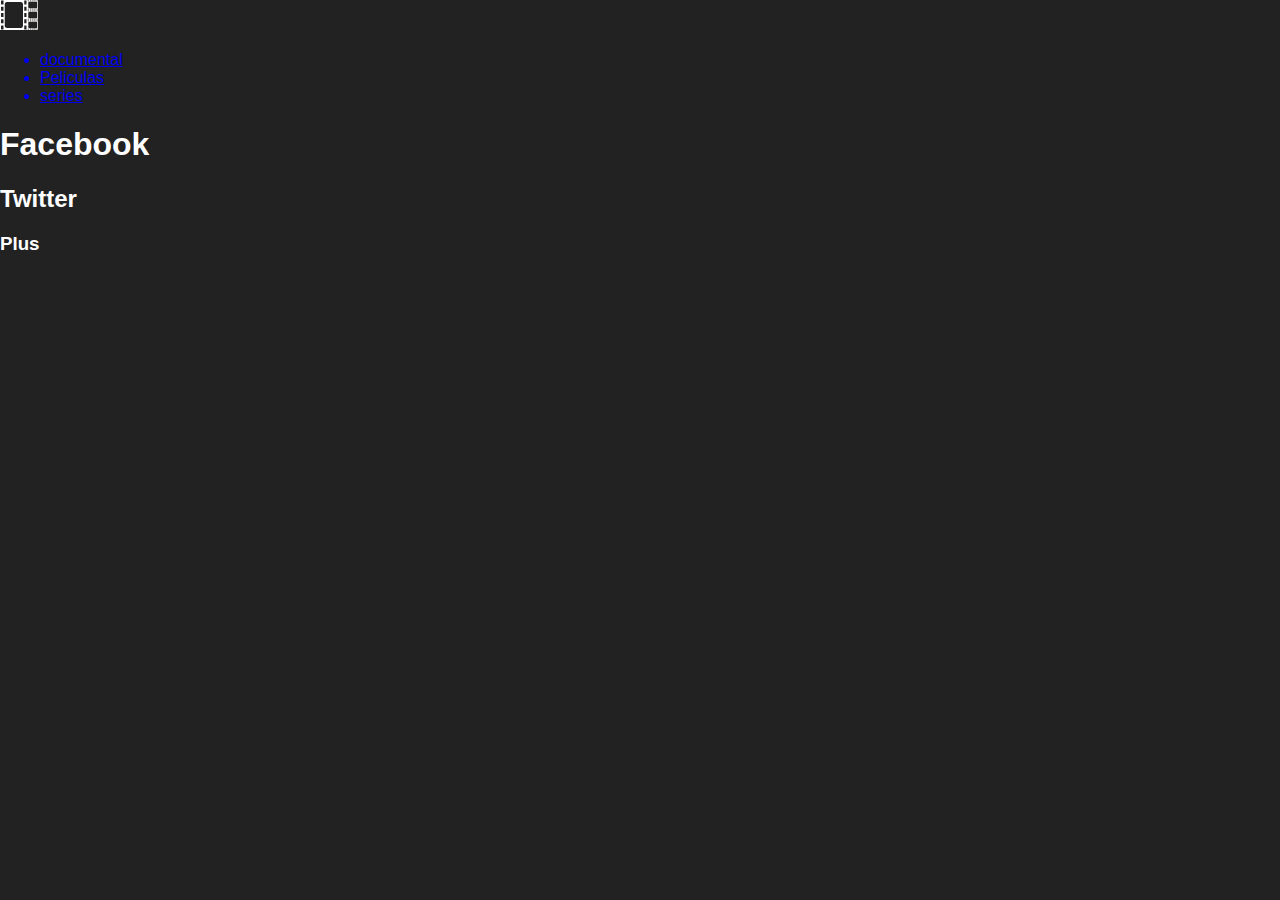
<file: MP08_UF1_E01_Examen_AguilarA/index.html>
<!DOCTYPE html>
<html lang="en">
<head>
    <meta charset="UTF-8">
    <meta name="viewport" content="width=device-width, initial-scale=1.0">
    <title>Pelis</title>
    <link rel="stylesheet" href="style.css">
</head>
<body>
    <header>  
        <div class="contenidor"></div>
            <div class="logo"> <img src="imatges/logo.png" alt=""></div>
            <div class="apartats">
                <ul>
                    <a href="#documentals"><li>documental </li></a>
                    <a href="#peliculas"><li>Peliculas </li></a>
                    <a href="#series"><li>series </li></a>
                </ul>
           </div>
           <div class="redes">
                <h1>Facebook</h1>
                <h2> Twitter</h2>
                <h3>Plus</h3>
           </div>
        </div>
    </header>

    <nav></nav>
</body>
</html>
</file>
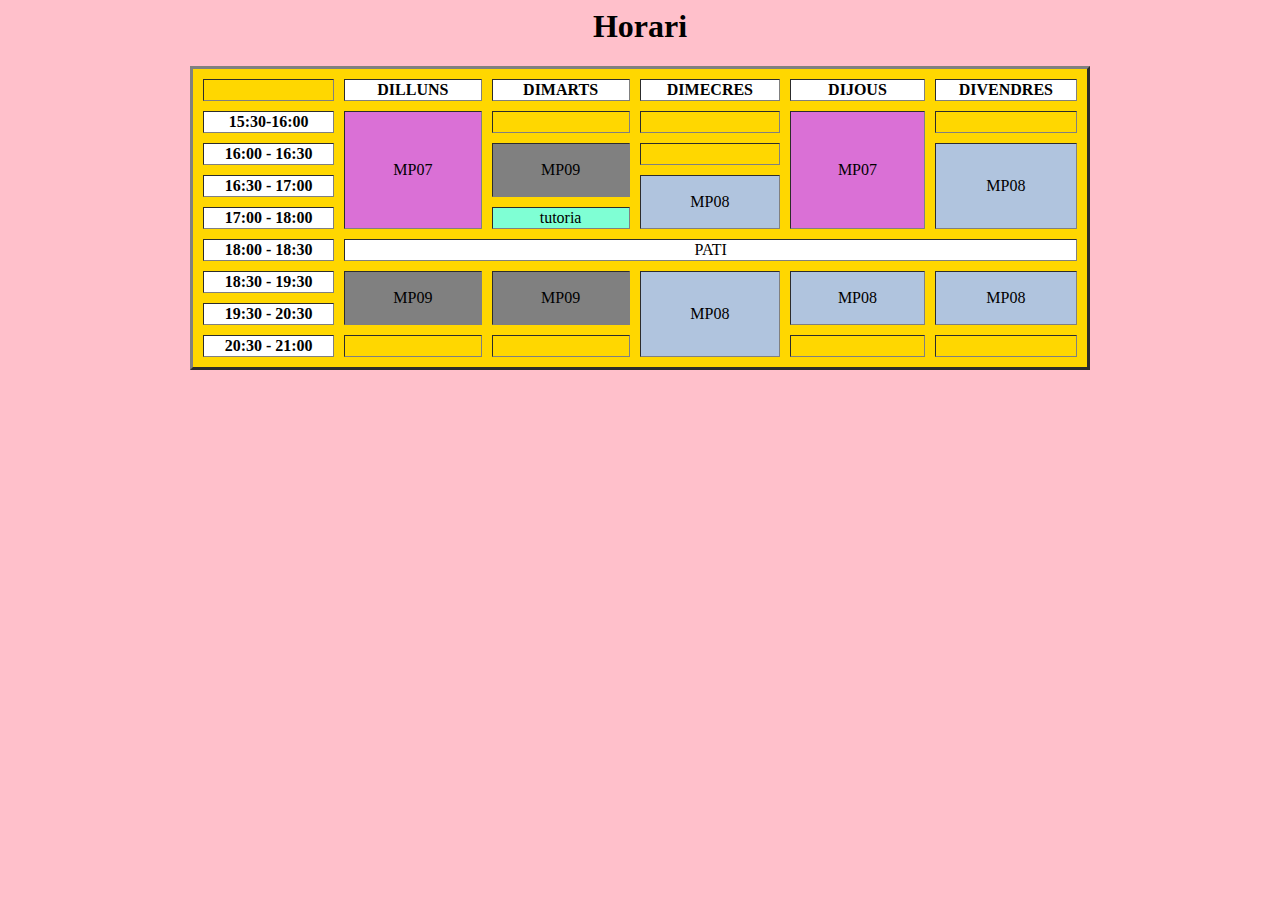
<file: MP08UF1002_aguilarA_calendari/index.html>
<html>
    <head>
        <title>calendari</title>
    </head>

    <body bgcolor="pink">
        <h1 font-color="gold" align="center">Horari</h1>
        </body>

    <body bgcolor="pink">
        <table border="3" cellspacing="10" align ="center" bgcolor="gold" width="900px">
            <tr bgcolor="white" align="center">
                <td  bgcolor="gold"</td>
                <th width="150">DILLUNS</th>
                <th width="150">DIMARTS</th>
                <th width="150">DIMECRES</th>
                <th width="150">DIJOUS </th>
                <th width="150">DIVENDRES</th>
            </tr>
            <tr bgcolor="white" align="center">
                <th width="150">15:30-16:00</th>
                <td rowspan="4" bgcolor="orchid">MP07</td>
                <td  bgcolor="gold"></td>
                <td  bgcolor="gold"></td>
                <td rowspan="4"bgcolor="orchid">MP07</td>
                <td  bgcolor="gold"></td>
            </tr>
            <tr bgcolor="white" align="center">
                <th>16:00 - 16:30</th>
                <td rowspan="2" bgcolor="grey">MP09</td>
                <td  bgcolor="gold"></td>
                <td rowspan="3" bgcolor="LightSteelBlue">MP08</td>
            </tr>
            <tr bgcolor="white" align="center">
                <th>16:30 - 17:00</th>
                <td rowspan="2" bgcolor="LightSteelBlue">MP08</td>
            </tr>
            <tr bgcolor="white" align="center">
                <th>17:00 - 18:00</th>
                <td  bgcolor="aquamarine">tutoria</td>
                
                <tr bgcolor="white" align="center">
                    <th>18:00 - 18:30</th>
                    <td colspan="5">PATI</td>
                </tr>
                <tr bgcolor="white" align="center">
                    <th>18:30 - 19:30</th>
                    <td rowspan="2" bgcolor="grey">MP09</td>
                    <td rowspan="2" bgcolor="grey"> MP09</td>
                    <td rowspan="3" bgcolor="LightSteelBlue">MP08</td>
                    <td rowspan="2" bgcolor="LightSteelBlue">MP08</td>
                    <td rowspan="2" bgcolor="LightSteelBlue">MP08</td>
                    
                </tr>
                <tr bgcolor="white" align="center">
                    <th>19:30 - 20:30</th>
                </tr>
            </tr>
            <tr bgcolor="white" align="center">
                <th>20:30 - 21:00</th>
                <td  bgcolor="gold"></td>
                <td  bgcolor="gold"></td>
                <td  bgcolor="gold"></td>
                <td  bgcolor="gold"></td>
            </tr>
        </table>

    </body>
</html>
</file>
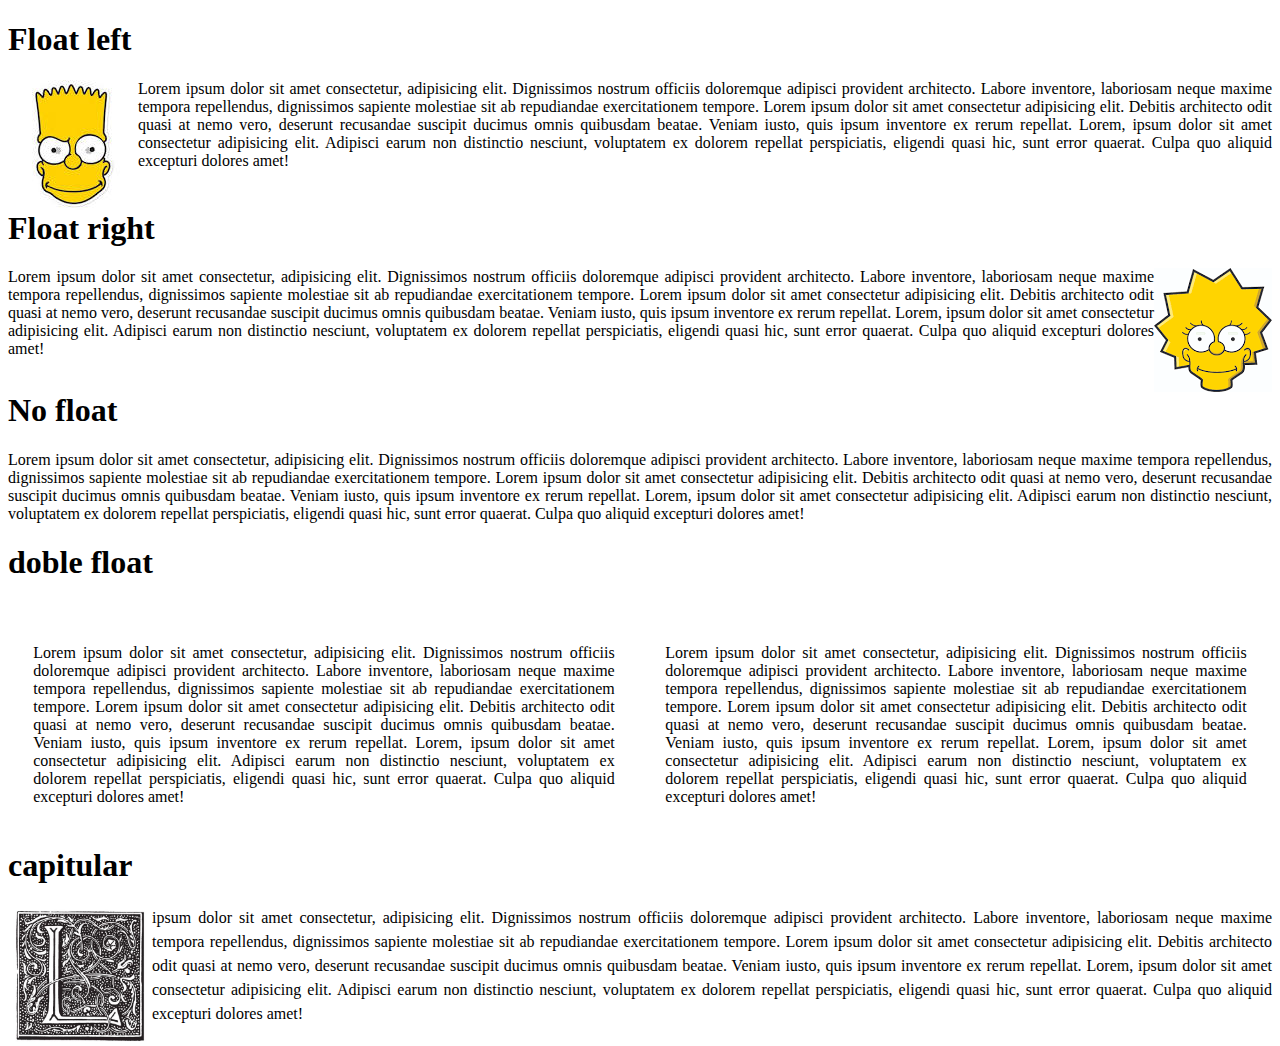
<file: MP08UF1004_aguilarA_Flotacions/index.html>
<!DOCTYPE html>
<html lang="en">
<head>
    <meta charset="UTF-8">
    <meta name="viewport" content="width=device-width, initial-scale=1.0">
    <title>Float</title>
    <style>
        img{
            float:left; 
        }
        .left img {
            float: left;
        }

        .right img{
            float: right;
        }
        p {
            text-align: justify;
        }
        h1{
            clear: both;
       
        }
       
        .primer{
            width: 46%;
            float: left;
            padding: 2%;

        }
        .segon{
            width: 46%;
            float: right;
            padding: 2%;
        }
        .capitular img{
            float:left;
            width: 144px;
            
        }
        .capitular p{
            background-color: transparent;
            margin: 0%;
            line-height: 24px;
        }
    </style>
</head>
<body>
    <div class="left">   
        <h1>Float left </h1>    
        <img src="img/bart.jpg" alt="">
        <p>Lorem ipsum dolor sit amet consectetur, adipisicing elit. Dignissimos nostrum officiis doloremque adipisci provident architecto. Labore inventore, laboriosam neque maxime tempora repellendus, dignissimos sapiente molestiae sit ab repudiandae exercitationem tempore. Lorem ipsum dolor sit amet consectetur adipisicing elit. Debitis architecto odit quasi at nemo vero, deserunt recusandae suscipit ducimus omnis quibusdam beatae. Veniam iusto, quis ipsum inventore ex rerum repellat. Lorem, ipsum dolor sit amet consectetur adipisicing elit. Adipisci earum non distinctio nesciunt, voluptatem ex dolorem repellat perspiciatis, eligendi quasi hic, sunt error quaerat. Culpa quo aliquid excepturi dolores amet!</p>
    </div>

    <div class="right">   
        <h1>Float right </h1>    
        <img src="img/lisa.png" alt="">
        <p>Lorem ipsum dolor sit amet consectetur, adipisicing elit. Dignissimos nostrum officiis doloremque adipisci provident architecto. Labore inventore, laboriosam neque maxime tempora repellendus, dignissimos sapiente molestiae sit ab repudiandae exercitationem tempore. Lorem ipsum dolor sit amet consectetur adipisicing elit. Debitis architecto odit quasi at nemo vero, deserunt recusandae suscipit ducimus omnis quibusdam beatae. Veniam iusto, quis ipsum inventore ex rerum repellat. Lorem, ipsum dolor sit amet consectetur adipisicing elit. Adipisci earum non distinctio nesciunt, voluptatem ex dolorem repellat perspiciatis, eligendi quasi hic, sunt error quaerat. Culpa quo aliquid excepturi dolores amet!</p>
    </div>
    <div class="tercer">   
        <h1>No float </h1>    
        <p>Lorem ipsum dolor sit amet consectetur, adipisicing elit. Dignissimos nostrum officiis doloremque adipisci provident architecto. Labore inventore, laboriosam neque maxime tempora repellendus, dignissimos sapiente molestiae sit ab repudiandae exercitationem tempore. Lorem ipsum dolor sit amet consectetur adipisicing elit. Debitis architecto odit quasi at nemo vero, deserunt recusandae suscipit ducimus omnis quibusdam beatae. Veniam iusto, quis ipsum inventore ex rerum repellat. Lorem, ipsum dolor sit amet consectetur adipisicing elit. Adipisci earum non distinctio nesciunt, voluptatem ex dolorem repellat perspiciatis, eligendi quasi hic, sunt error quaerat. Culpa quo aliquid excepturi dolores amet!</p>
    </div>
    <div class="columnes">   
        <h1>doble float </h1>    
      
        <p class="primer">Lorem ipsum dolor sit amet consectetur, adipisicing elit. Dignissimos nostrum officiis doloremque adipisci provident architecto. Labore inventore, laboriosam neque maxime tempora repellendus, dignissimos sapiente molestiae sit ab repudiandae exercitationem tempore. Lorem ipsum dolor sit amet consectetur adipisicing elit. Debitis architecto odit quasi at nemo vero, deserunt recusandae suscipit ducimus omnis quibusdam beatae. Veniam iusto, quis ipsum inventore ex rerum repellat. Lorem, ipsum dolor sit amet consectetur adipisicing elit. Adipisci earum non distinctio nesciunt, voluptatem ex dolorem repellat perspiciatis, eligendi quasi hic, sunt error quaerat. Culpa quo aliquid excepturi dolores amet!</p>
        <p class="segon">Lorem ipsum dolor sit amet consectetur, adipisicing elit. Dignissimos nostrum officiis doloremque adipisci provident architecto. Labore inventore, laboriosam neque maxime tempora repellendus, dignissimos sapiente molestiae sit ab repudiandae exercitationem tempore. Lorem ipsum dolor sit amet consectetur adipisicing elit. Debitis architecto odit quasi at nemo vero, deserunt recusandae suscipit ducimus omnis quibusdam beatae. Veniam iusto, quis ipsum inventore ex rerum repellat. Lorem, ipsum dolor sit amet consectetur adipisicing elit. Adipisci earum non distinctio nesciunt, voluptatem ex dolorem repellat perspiciatis, eligendi quasi hic, sunt error quaerat. Culpa quo aliquid excepturi dolores amet!</p>
    </div>
    <div class="capitular">         
        <h1>capitular</h1>
        <img src="img/capitular.jpg">
        <p class="capitular">ipsum dolor sit amet consectetur, adipisicing elit. Dignissimos nostrum officiis doloremque adipisci provident architecto. Labore inventore, laboriosam neque maxime tempora repellendus, dignissimos sapiente molestiae sit ab repudiandae exercitationem tempore. Lorem ipsum dolor sit amet consectetur adipisicing elit. Debitis architecto odit quasi at nemo vero, deserunt recusandae suscipit ducimus omnis quibusdam beatae. Veniam iusto, quis ipsum inventore ex rerum repellat. Lorem, ipsum dolor sit amet consectetur adipisicing elit. Adipisci earum non distinctio nesciunt, voluptatem ex dolorem repellat perspiciatis, eligendi quasi hic, sunt error quaerat. Culpa quo aliquid excepturi dolores amet!</p>
    </div>
</body>
</html>
</file>
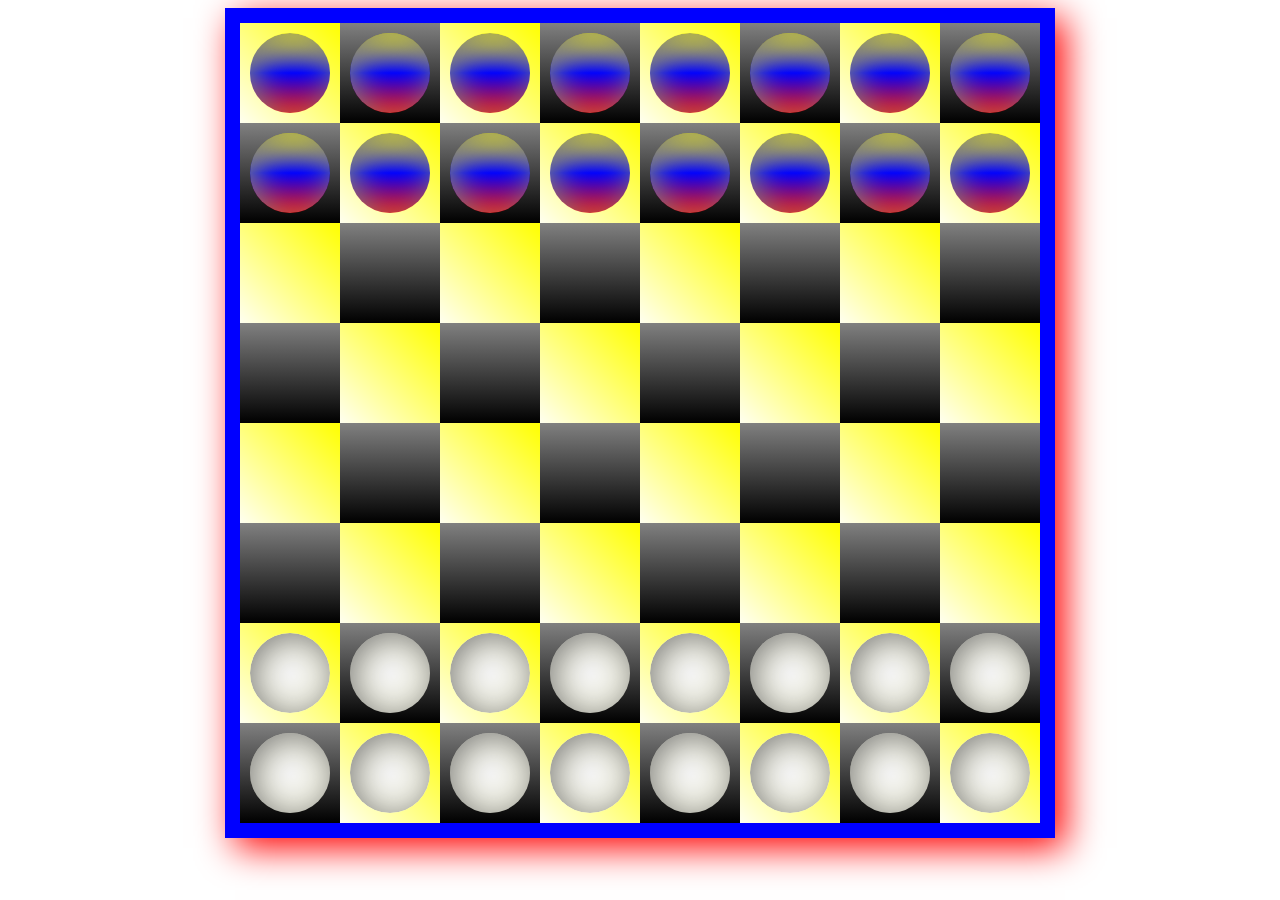
<file: MP08UF1005_aguilarA_escacs/index.html>
<!DOCTYPE html>
<html lang="en">
<head>
    <meta charset="UTF-8">
    <meta name="viewport" content="width=device-width, initial-scale=1.0">
    <title>Escacs</title>
    <link rel="stylesheet" href="index.css">
</head>
<body>
    <div class="taulell">
        <div class="contenidor">
            <div class="casella">
                <div img></div>
                <div class="fitxa"></div>
            </div>
            <div class="casella">
                <div class="fitxa"></div>
            </div>
            <div class="casella">
                <div class="fitxa"></div>
            </div>
            <div class="casella">
                <div class="fitxa"></div>
            </div>
            <div class="casella">
                <div class="fitxa"></div>
            </div>
            <div class="casella">
                <div class="fitxa"></div>
            </div>
            <div class="casella">
                <div class="fitxa"></div>
            </div>
            <div class="casella">
                <div class="fitxa"></div>
            </div>
        </div>
        
    <div class="contenidor">
        <div class="casella">
            <div class="fitxa"></div>
        </div>
        <div class="casella">
            <div class="fitxa"></div>
        </div>
        <div class="casella">
            <div class="fitxa"></div>
        </div>
        <div class="casella">
            <div class="fitxa"></div>
        </div>
        <div class="casella">
            <div class="fitxa"></div>
        </div>
        <div class="casella">
            <div class="fitxa"></div>
        </div>
        <div class="casella">
            <div class="fitxa"></div>
        </div>
        <div class="casella">
            <div class="fitxa"></div>
        </div>
    </div>
        <div class="contenidor">
            <div class="casella"></div>
            <div class="casella"></div>
            <div class="casella"></div>
            <div class="casella"></div>
            <div class="casella"></div>
            <div class="casella"></div>
            <div class="casella"></div>
            <div class="casella"></div>         
        </div> 
    <div class="contenidor">
        <div class="casella"></div>
        <div class="casella"></div>
        <div class="casella"></div>
        <div class="casella"></div>
        <div class="casella"></div>
        <div class="casella"></div>
        <div class="casella"></div>
        <div class="casella"></div>

        
    </div> 
    <div class="contenidor">
        <div class="casella"></div>
        <div class="casella"></div>
        <div class="casella"></div>
        <div class="casella"></div>
        <div class="casella"></div>
        <div class="casella"></div>
        <div class="casella"></div>
        <div class="casella"></div>   
    </div> 
    <div class="contenidor">
        <div class="casella"></div>
        <div class="casella"></div>
        <div class="casella"></div>
        <div class="casella"></div>
        <div class="casella"></div>
        <div class="casella"></div>
        <div class="casella"></div>
        <div class="casella"></div>       
    </div> 
    
    <div class="contenidor">
        <div class="casella">
            <div class="fitxa"></div>
        </div>
        <div class="casella">
            <div class="fitxa"></div>
        </div>
        <div class="casella">
            <div class="fitxa"></div>
        </div>
        <div class="casella">
            <div class="fitxa"></div>
        </div>
        <div class="casella">
            <div class="fitxa"></div>
        </div>
        <div class="casella">
            <div class="fitxa"></div>
        </div>
        <div class="casella">
            <div class="fitxa"></div>
        </div>
        <div class="casella">
            <div class="fitxa"></div>
        </div>
    </div>
    
<div class="contenidor">
    <div class="casella">
        <div class="fitxa"></div>
    </div>
    <div class="casella">
        <div class="fitxa"></div>
    </div>
    <div class="casella">
        <div class="fitxa"></div>
    </div>
    <div class="casella">
        <div class="fitxa"></div>
    </div>
    <div class="casella">
        <div class="fitxa"></div>
    </div>
    <div class="casella">
        <div class="fitxa"></div>
    </div>
    <div class="casella">
        <div class="fitxa"></div>
    </div>
    <div class="casella">
        <div class="fitxa"></div>
    </div>
</div>
    </div>

</body>
</html>
</file>
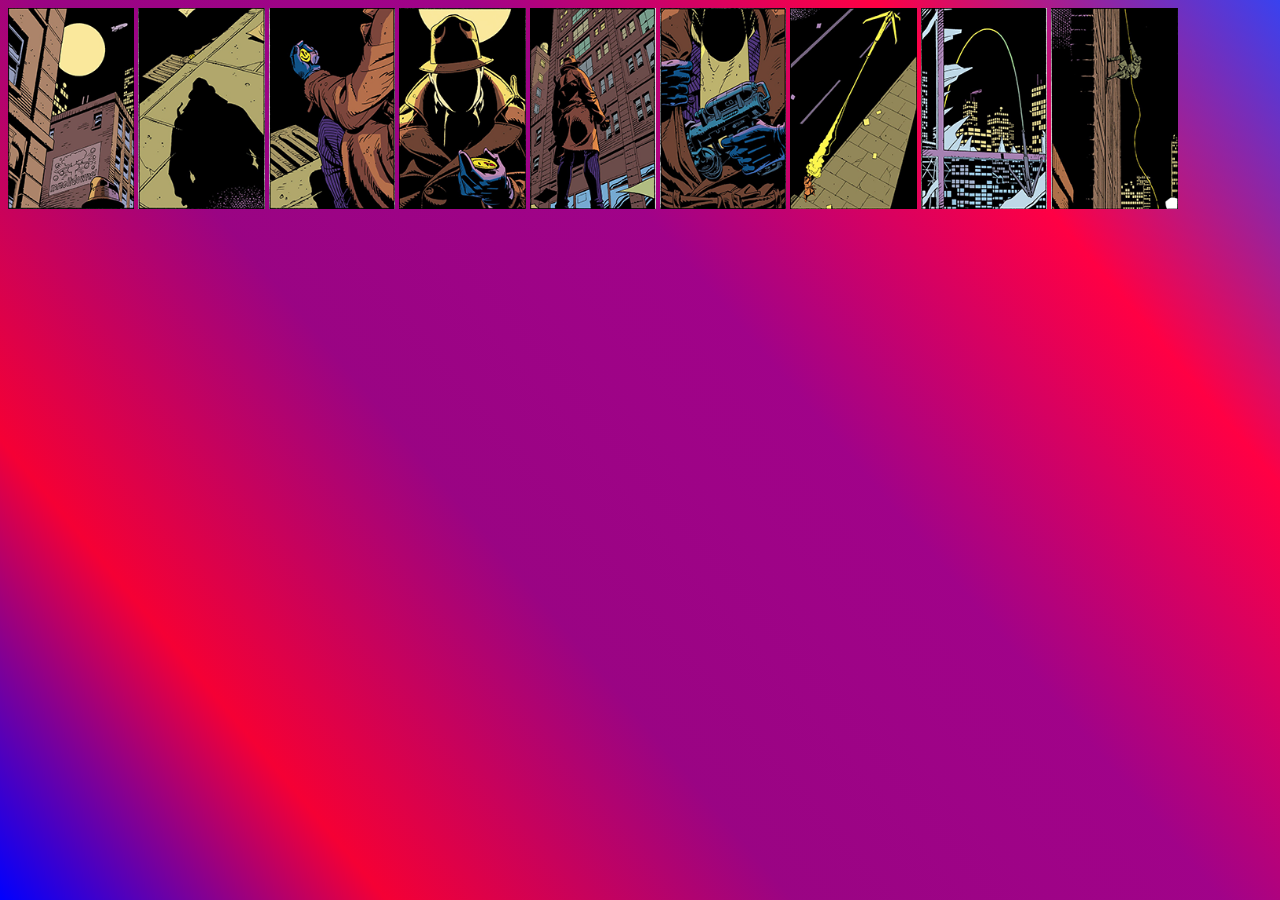
<file: MP08UF1006_AguilarA_watchmen/index.html>
<!DOCTYPE html>
<html lang="en">
<head>
    <meta charset="UTF-8">
    <meta name="viewport" content="width=device-width, initial-scale=1.0">
    <title>wathcmen</title>
    <link rel="stylesheet" href="font.css" media="screen">
    <link rel="stylesheet" href="print.css" media="print">
</head>
<body>
    <img src="img/Watch1.png" alt="">
    <img src="img/Watch2.png" alt="">
    <img src="img/Watch3.png" alt="">
    <img src="img/Watch4.png" alt="">
    <img src="img/Watch5.png" alt="">
    <img src="img/Watch6.png" alt="">
    <img src="img/Watch7.png" alt="">
    <img src="img/Watch8.png" alt="">
    <img src="img/Watch9.png" alt="">
</body>
</html>
</file>
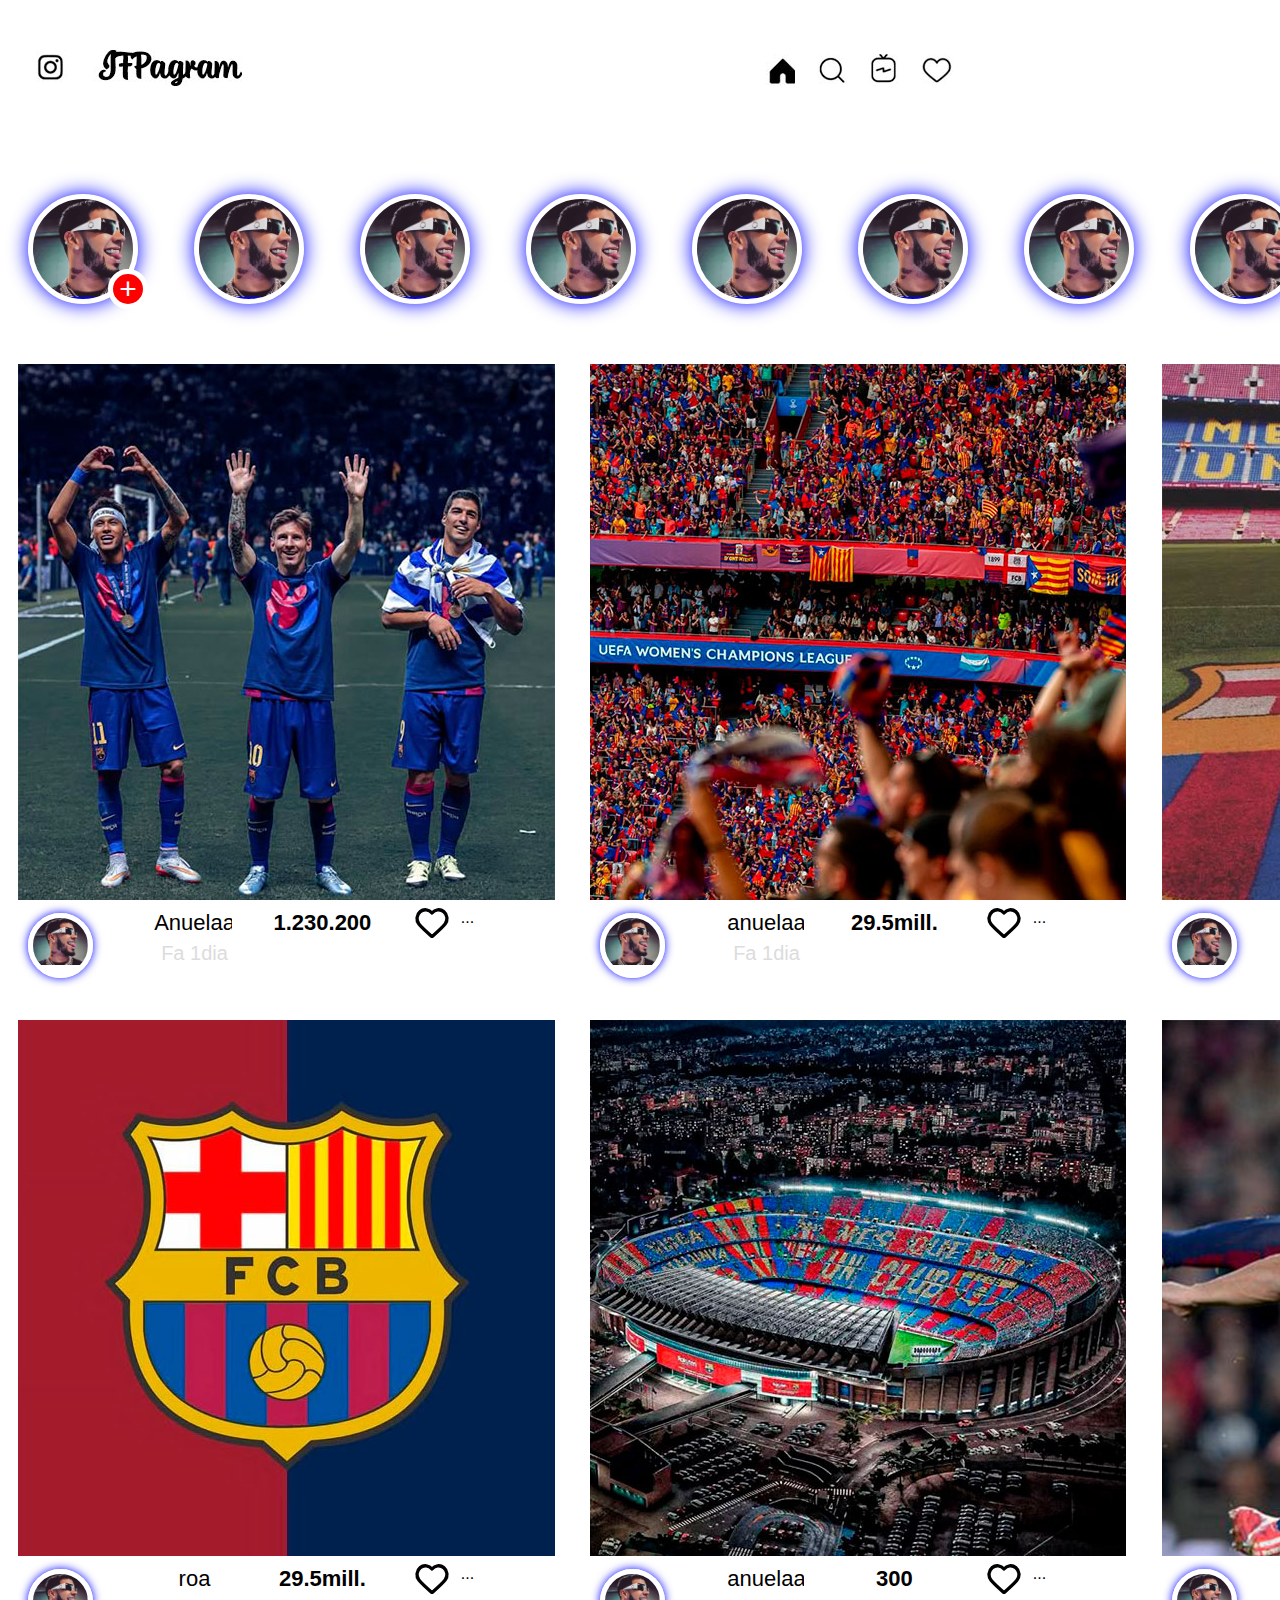
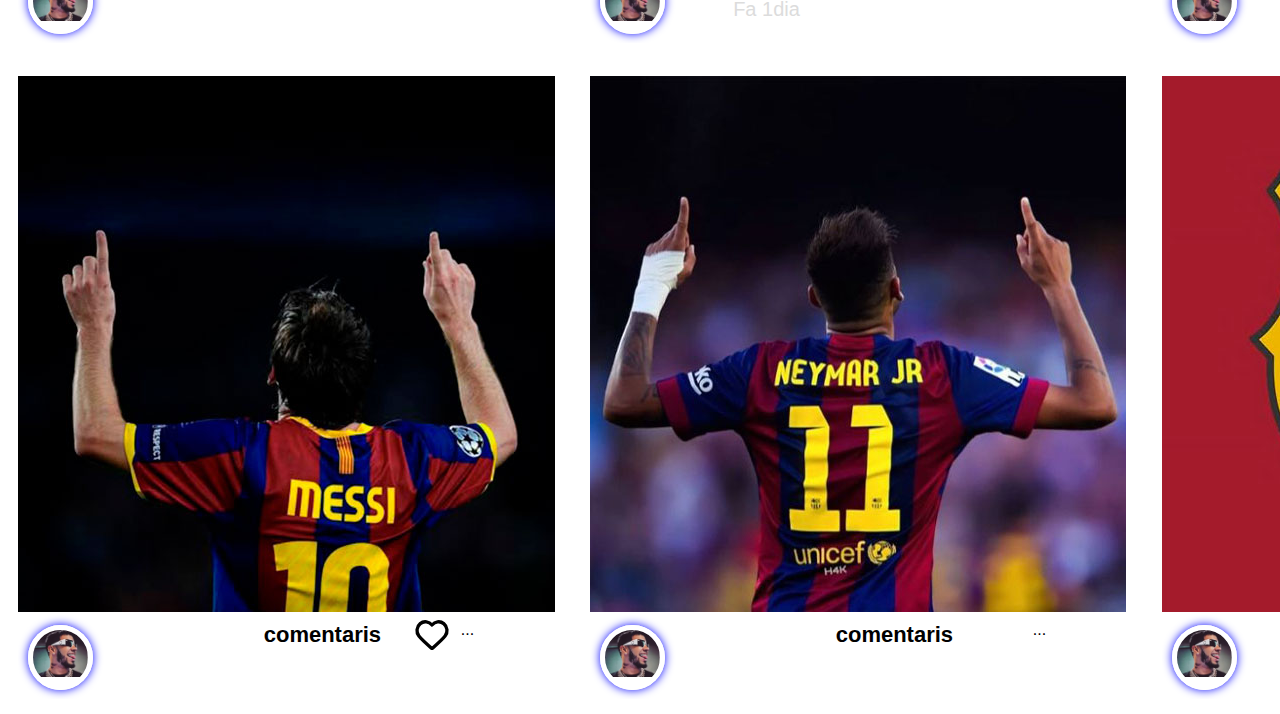
<file: MP08UF1007_aguilarA_instagram/index.html>
<!DOCTYPE html>
<html lang="en">
<head>
    <meta charset="UTF-8">
    <meta name="viewport" content="width=device-width, initial-scale=1.0">
    <title>IFPagram</title>
    <link rel="stylesheet" href="css/reset.css">
    <link rel="stylesheet" href="css/style.css">
</head>
<body>
    <header>
        <div class="contenidor">
            <a href="#"><div class="home"></div></a>
            <ul class="menu">
                <li class="inici"></li>
                <li class="cerca"></li>
                <li class="rels"></li>
                <li class="favorit"></li>
            </ul>
            <div class="perfil"></div>
        </div>
    </header>

    <nav>
        <div class="contenidor">
            <div class="cercle"></div>
            <div class="cercle"></div>
            <div class="cercle"></div>
            <div class="cercle"></div>
            <div class="cercle"></div>
            <div class="cercle"></div>
            <div class="cercle"></div>
            <div class="cercle"></div>
            <div class="cercle"></div>
            <div class="cercle"></div>
        </div>
    </nav>

    <article>
        <div class="contenidor">
            <div class="entrada">
                <img src="img/ifpagram_11.jpg" alt="">
                <div class="reaccions">
                    <div class="esquerre">
                        <div class="fotoautor"></div>
                        <div class="autor">Anuelaa</div>
                        <p class="moment">Fa 1dia</p>
                    </div>
                    <div class="dreta">
                        <p class="comentari">1.230.200 </p>
                        <div class="like"><svg viewBox="0 0 24 24" fill="none" xmlns="http://www.w3.org/2000/svg"><g id="SVGRepo_bgCarrier" stroke-width="0"></g><g id="SVGRepo_tracerCarrier" stroke-linecap="round" stroke-linejoin="round"></g><g id="SVGRepo_iconCarrier"> <path fill-rule="evenodd" clip-rule="evenodd" d="M12 6.00019C10.2006 3.90317 7.19377 3.2551 4.93923 5.17534C2.68468 7.09558 2.36727 10.3061 4.13778 12.5772C5.60984 14.4654 10.0648 18.4479 11.5249 19.7369C11.6882 19.8811 11.7699 19.9532 11.8652 19.9815C11.9483 20.0062 12.0393 20.0062 12.1225 19.9815C12.2178 19.9532 12.2994 19.8811 12.4628 19.7369C13.9229 18.4479 18.3778 14.4654 19.8499 12.5772C21.6204 10.3061 21.3417 7.07538 19.0484 5.17534C16.7551 3.2753 13.7994 3.90317 12 6.00019Z" stroke="#000000" stroke-width="2" stroke-linecap="round" stroke-linejoin="round"></path> </g></svg></div>
                        <p class="mes">...</p>
                    </div>
                </div>
            </div>


            <div class="entrada">
                <img src="img/ifpagram_13.jpg" alt="">
                <div class="reaccions">
                    <div class="esquerre">
                        <div class="fotoautor"></div>
                        <div class="autor">anuelaa</div>
                        <p class="moment">Fa 1dia</p>
                    </div>
                    <div class="dreta">
                        <p class="comentari">29.5mill.</p>
                        <div class="like"><svg viewBox="0 0 24 24" fill="none" xmlns="http://www.w3.org/2000/svg"><g id="SVGRepo_bgCarrier" stroke-width="0"></g><g id="SVGRepo_tracerCarrier" stroke-linecap="round" stroke-linejoin="round"></g><g id="SVGRepo_iconCarrier"> <path fill-rule="evenodd" clip-rule="evenodd" d="M12 6.00019C10.2006 3.90317 7.19377 3.2551 4.93923 5.17534C2.68468 7.09558 2.36727 10.3061 4.13778 12.5772C5.60984 14.4654 10.0648 18.4479 11.5249 19.7369C11.6882 19.8811 11.7699 19.9532 11.8652 19.9815C11.9483 20.0062 12.0393 20.0062 12.1225 19.9815C12.2178 19.9532 12.2994 19.8811 12.4628 19.7369C13.9229 18.4479 18.3778 14.4654 19.8499 12.5772C21.6204 10.3061 21.3417 7.07538 19.0484 5.17534C16.7551 3.2753 13.7994 3.90317 12 6.00019Z" stroke="#000000" stroke-width="2" stroke-linecap="round" stroke-linejoin="round"></path> </g></svg></div>
                        <p class="mes">...</p>
                    </div>
                </div>
            </div>
            <div class="entrada">
                <img src="img/ifpagram_23.jpg" alt="">
                <div class="reaccions">
                    <div class="esquerre">
                        <div class="fotoautor"></div>
                        <div class="autor">anuelaa</div>
                        <p class="moment">Fa 1dia</p>
                    </div>
                    <div class="dreta">
                        <p class="comentari">29.5mill.</p>
                        <div class="like"><svg viewBox="0 0 24 24" fill="none" xmlns="http://www.w3.org/2000/svg"><g id="SVGRepo_bgCarrier" stroke-width="0"></g><g id="SVGRepo_tracerCarrier" stroke-linecap="round" stroke-linejoin="round"></g><g id="SVGRepo_iconCarrier"> <path fill-rule="evenodd" clip-rule="evenodd" d="M12 6.00019C10.2006 3.90317 7.19377 3.2551 4.93923 5.17534C2.68468 7.09558 2.36727 10.3061 4.13778 12.5772C5.60984 14.4654 10.0648 18.4479 11.5249 19.7369C11.6882 19.8811 11.7699 19.9532 11.8652 19.9815C11.9483 20.0062 12.0393 20.0062 12.1225 19.9815C12.2178 19.9532 12.2994 19.8811 12.4628 19.7369C13.9229 18.4479 18.3778 14.4654 19.8499 12.5772C21.6204 10.3061 21.3417 7.07538 19.0484 5.17534C16.7551 3.2753 13.7994 3.90317 12 6.00019Z" stroke="#000000" stroke-width="2" stroke-linecap="round" stroke-linejoin="round"></path> </g></svg></div>
                        <p class="mes">...</p>
                    </div>
                </div>
            </div>
            <div class="entrada">
                <img src="img/ifpagram_25.jpg" alt="">
                <div class="reaccions">
                    <div class="esquerre">
                        <div class="fotoautor"></div>
                        <div class="autor">roa</div>
                        <p class="moment"></p>
                    </div>
                    <div class="dreta">
                        <p class="comentari">29.5mill. </p>
                        <div class="like"><svg viewBox="0 0 24 24" fill="none" xmlns="http://www.w3.org/2000/svg"><g id="SVGRepo_bgCarrier" stroke-width="0"></g><g id="SVGRepo_tracerCarrier" stroke-linecap="round" stroke-linejoin="round"></g><g id="SVGRepo_iconCarrier"> <path fill-rule="evenodd" clip-rule="evenodd" d="M12 6.00019C10.2006 3.90317 7.19377 3.2551 4.93923 5.17534C2.68468 7.09558 2.36727 10.3061 4.13778 12.5772C5.60984 14.4654 10.0648 18.4479 11.5249 19.7369C11.6882 19.8811 11.7699 19.9532 11.8652 19.9815C11.9483 20.0062 12.0393 20.0062 12.1225 19.9815C12.2178 19.9532 12.2994 19.8811 12.4628 19.7369C13.9229 18.4479 18.3778 14.4654 19.8499 12.5772C21.6204 10.3061 21.3417 7.07538 19.0484 5.17534C16.7551 3.2753 13.7994 3.90317 12 6.00019Z" stroke="#000000" stroke-width="2" stroke-linecap="round" stroke-linejoin="round"></path> </g></svg></div>
                        <p class="mes">...</p>
                    </div>
                </div>
            </div>
            <div class="entrada">
                <img src="img/ifpagram_27.jpg" alt="">
                <div class="reaccions">
                    <div class="esquerre">
                        <div class="fotoautor"></div>
                        <div class="autor">anuelaa</div>
                        <p class="moment">Fa 1dia</p>
                    </div>
                    <div class="dreta">
                        <p class="comentari"> 300</p>
                        <div class="like"><svg viewBox="0 0 24 24" fill="none" xmlns="http://www.w3.org/2000/svg"><g id="SVGRepo_bgCarrier" stroke-width="0"></g><g id="SVGRepo_tracerCarrier" stroke-linecap="round" stroke-linejoin="round"></g><g id="SVGRepo_iconCarrier"> <path fill-rule="evenodd" clip-rule="evenodd" d="M12 6.00019C10.2006 3.90317 7.19377 3.2551 4.93923 5.17534C2.68468 7.09558 2.36727 10.3061 4.13778 12.5772C5.60984 14.4654 10.0648 18.4479 11.5249 19.7369C11.6882 19.8811 11.7699 19.9532 11.8652 19.9815C11.9483 20.0062 12.0393 20.0062 12.1225 19.9815C12.2178 19.9532 12.2994 19.8811 12.4628 19.7369C13.9229 18.4479 18.3778 14.4654 19.8499 12.5772C21.6204 10.3061 21.3417 7.07538 19.0484 5.17534C16.7551 3.2753 13.7994 3.90317 12 6.00019Z" stroke="#000000" stroke-width="2" stroke-linecap="round" stroke-linejoin="round"></path> </g></svg></div>
                        <p class="mes">...</p>
                    </div>
                </div>
            </div>
            <div class="entrada">
                <img src="img/ifpagram_37.jpg" alt="">
                <div class="reaccions">
                    <div class="esquerre">
                        <div class="fotoautor"></div>
                        <div class="autor"></div>
                        <p class="moment"></p>
                    </div>
                    <div class="dreta">
                        <p class="comentari"> comentaris</p>
                        <div class="like"><svg viewBox="0 0 24 24" fill="none" xmlns="http://www.w3.org/2000/svg"><g id="SVGRepo_bgCarrier" stroke-width="0"></g><g id="SVGRepo_tracerCarrier" stroke-linecap="round" stroke-linejoin="round"></g><g id="SVGRepo_iconCarrier"> <path fill-rule="evenodd" clip-rule="evenodd" d="M12 6.00019C10.2006 3.90317 7.19377 3.2551 4.93923 5.17534C2.68468 7.09558 2.36727 10.3061 4.13778 12.5772C5.60984 14.4654 10.0648 18.4479 11.5249 19.7369C11.6882 19.8811 11.7699 19.9532 11.8652 19.9815C11.9483 20.0062 12.0393 20.0062 12.1225 19.9815C12.2178 19.9532 12.2994 19.8811 12.4628 19.7369C13.9229 18.4479 18.3778 14.4654 19.8499 12.5772C21.6204 10.3061 21.3417 7.07538 19.0484 5.17534C16.7551 3.2753 13.7994 3.90317 12 6.00019Z" stroke="#000000" stroke-width="2" stroke-linecap="round" stroke-linejoin="round"></path> </g></svg></div>
                        <p class="mes">...</p>
                    </div>
                </div>
            </div>
            <div class="entrada">
                <img src="img/ifpagram_39.jpg" alt="">
                <div class="reaccions">
                    <div class="esquerre">
                        <div class="fotoautor"></div>
                        <div class="autor"></div>
                        <p class="moment"></p>
                    </div>
                    <div class="dreta">
                        <p class="comentari"> comentaris</p>
                        <div class="like"><svg viewBox="0 0 24 24" fill="none" xmlns="http://www.w3.org/2000/svg"><g id="SVGRepo_bgCarrier" stroke-width="0"></g><g id="SVGRepo_tracerCarrier" stroke-linecap="round" stroke-linejoin="round"></g><g id="SVGRepo_iconCarrier"> <path fill-rule="evenodd" clip-rule="evenodd" d="M12 6.00019C10.2006 3.90317 7.19377 3.2551 4.93923 5.17534C2.68468 7.09558 2.36727 10.3061 4.13778 12.5772C5.60984 14.4654 10.0648 18.4479 11.5249 19.7369C11.6882 19.8811 11.7699 19.9532 11.8652 19.9815C11.9483 20.0062 12.0393 20.0062 12.1225 19.9815C12.2178 19.9532 12.2994 19.8811 12.4628 19.7369C13.9229 18.4479 18.3778 14.4654 19.8499 12.5772C21.6204 10.3061 21.3417 7.07538 19.0484 5.17534C16.7551 3.2753 13.7994 3.90317 12 6.00019Z" stroke="#000000" stroke-width="2" stroke-linecap="round" stroke-linejoin="round"></path> </g></svg></div>
                        <p class="mes">...</p>
                    </div>
                </div>
            </div>
            <div class="entrada">
                <img src="img/ifpagram_41.jpg" alt="">
                <div class="reaccions">
                    <div class="esquerre">
                        <div class="fotoautor"></div>
                        <div class="autor"></div>
                        <p class="moment"></p>
                    </div>
                    <div class="dreta">
                        <p class="comentari"> comentaris</p>
                        <div class="like"></div>
                        <p class="mes">...</p>
                    </div>
                </div>
            </div>
            <div class="entrada">
                <img src="img/ifpagram_25.jpg" alt="">
                <div class="reaccions">
                    <div class="esquerre">
                        <div class="fotoautor"></div>
                        <div class="autor"></div>
                        <p class="moment"></p>
                    </div>
                    <div class="dreta">
                        <p class="comentari"> comentaris</p>
                        <div class="like"></div>
                        <p class="mes">...</p>
                    </div>
                </div>
            </div>
        </div>
    </article>
</body>
</html>
</file>
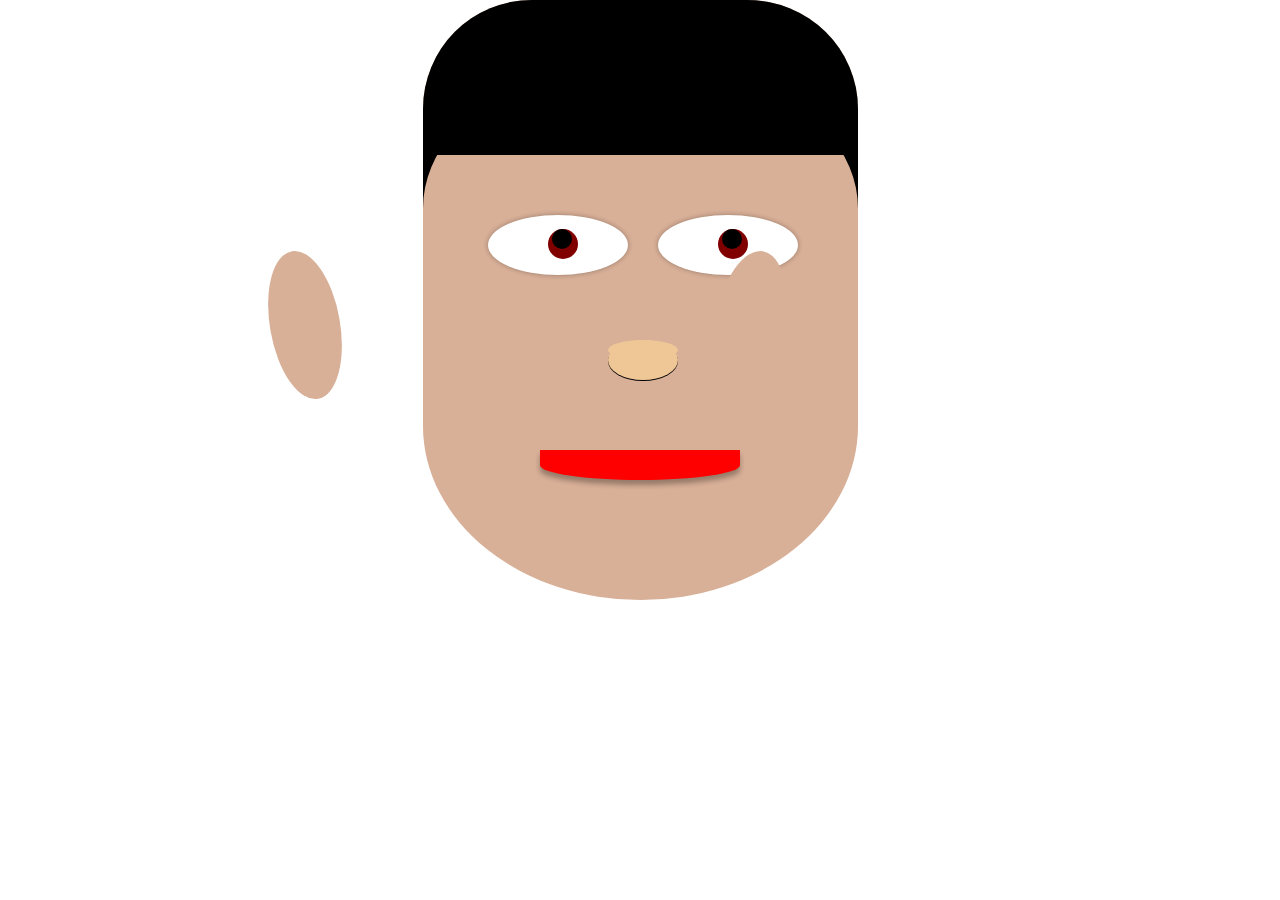
<file: MP08UF1009_aguilarA_cara/index.html>
<!DOCTYPE html>
<html lang="es">
<head>
    <meta charset="UTF-8">
    <meta name="viewport" content="width=device-width, initial-scale=1.0">
    <title>aaguilar</title>
    <link rel="stylesheet" href="style.css">
</head>
</body>

<div class="cap" id="aaguilar">
    <div class="front">
      <div class="cabellfront"></div>


    </div>

    <div class="celles">
      <div class="celladre"></div>
      <div class="cellaesq"></div>
      
    </div>

    <div class="ulls">
                <div class="esquerra">
                    <div class="iris">
                      <div class="pupila"></div>
                    </div>
                </div>
              
                <div class="dreta">
                    <div class="iris">
                      <div class="pupila"></div>
                    </div>
                </div>
    </div>
    <div class="nas"> 
      <div class="nas2"></div>
      <div class="nas3"></div>
    </div>
    <div class="boca"> </div>
     <div class="boca2"></div>
    </div>
    <div class="oreja"></div>
    <div class="oreja2"></div>

</div>
</file>
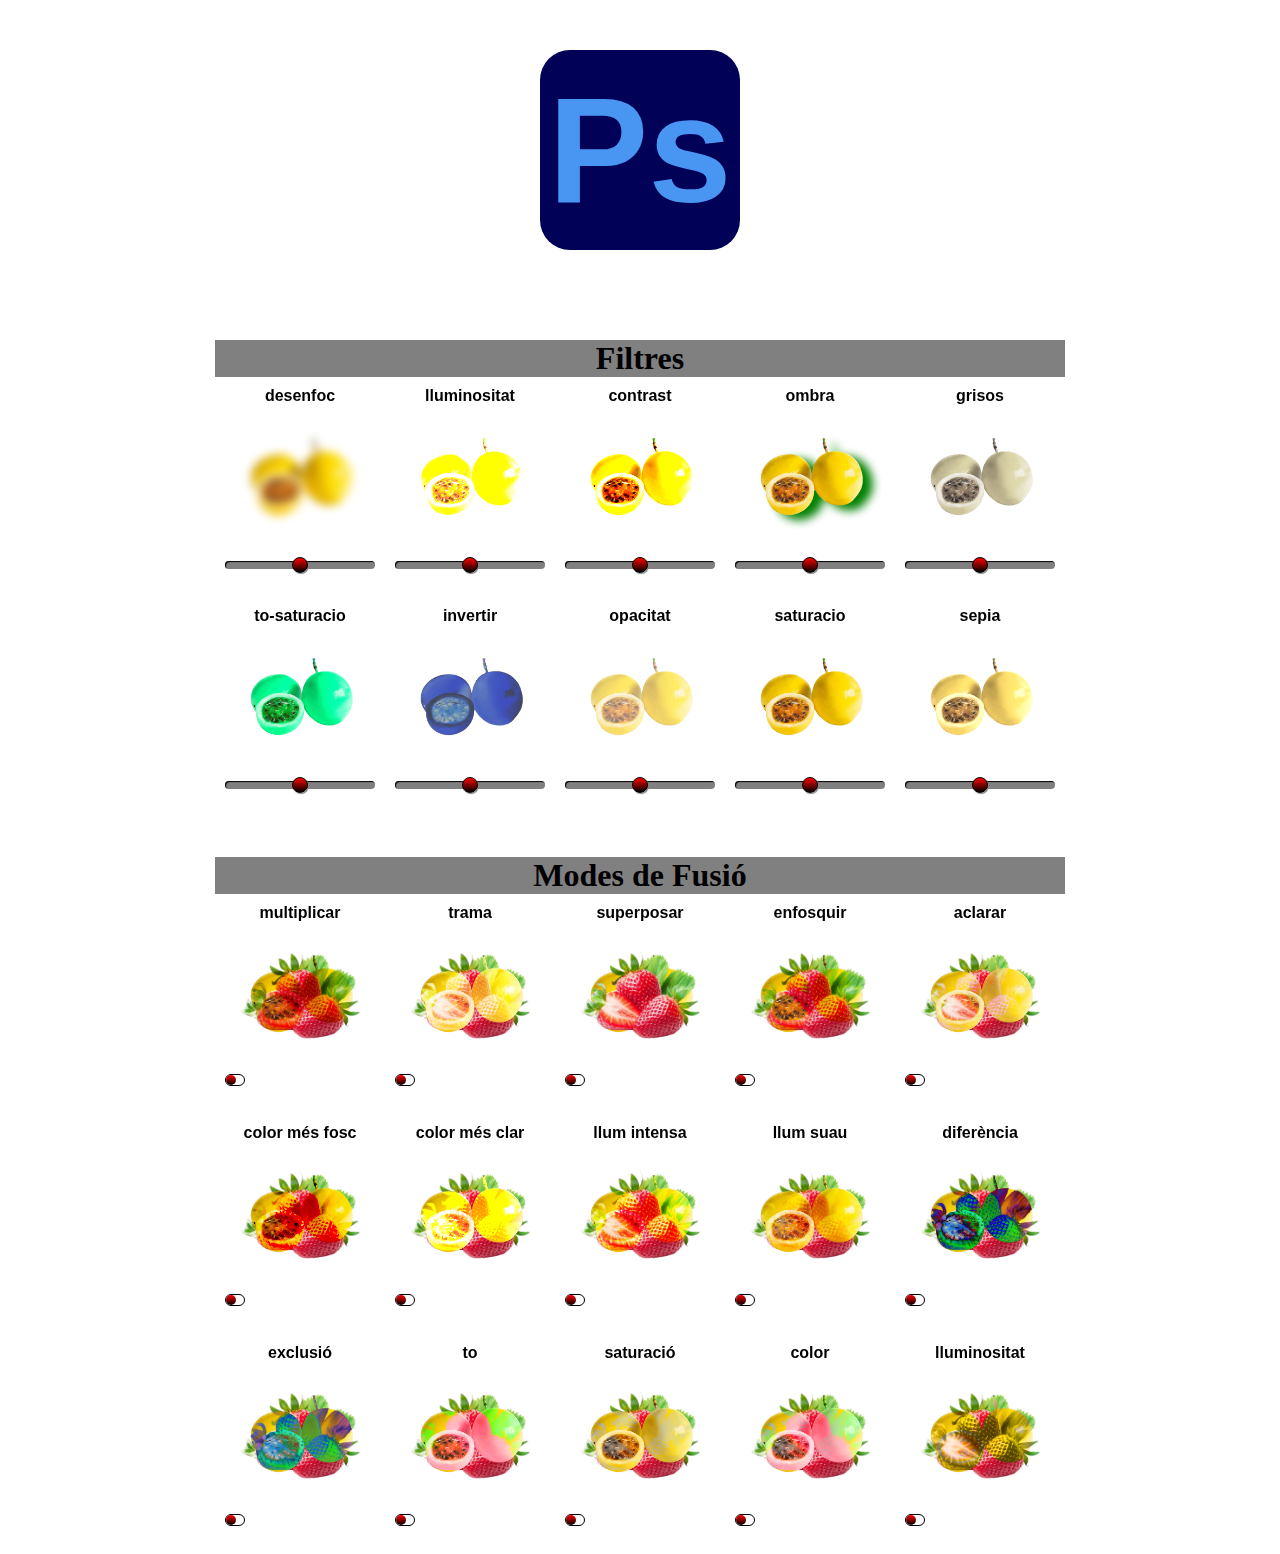
<file: MP08UF2002_aaguilar_photoshop/index.html>
<!DOCTYPE html>
<html lang="en">
<head>
    <meta charset="UTF-8">
    <meta name="viewport" content="width=device-width, initial-scale=1.0">
    <title>Fruita</title>
    <link rel="stylesheet" href="css/style.css">
</head>
<body>
    <div class="logo">Ps</div>
    <div class="filtres">
        <h1>Filtres</h1>

        <div class="fil desenfoc">
            <h2>desenfoc</h2>
            <div class="imatge"></div>
            <input type="range">
        </div>
        <div class="fil lluminositat">
            <h2>lluminositat</h2>
            <div class="imatge"></div>
            <input type="range">
        </div>
        <div class="fil contrast">
            <h2>contrast</h2>
            <div class="imatge"></div>
            <input type="range">
        </div>
        <div class="fil ombra">
            <h2>ombra</h2>
            <div class="imatge"></div>
            <input type="range">
        </div>
        <div class="fil grisos">
            <h2>grisos</h2>
            <div class="imatge"></div>
            <input type="range"></div>
        <div class="fil to-saturacio">
            <h2>to-saturacio</h2>
            <div class="imatge"></div>
            <input type="range">
        </div>
        <div class="fil invertir">
            <h2>invertir</h2>
            <div class="imatge"></div>
            <input type="range">
        </div>
        <div class="fil opacitat">
            <h2>opacitat</h2>
            <div class="imatge"></div>
            <input type="range">
        </div>
        <div class="fil saturacio">
            <h2>saturacio</h2>
            <div class="imatge"></div>
            <input type="range">
        </div>
        <div class="fil sepia">
            <h2>sepia</h2>
            <div class="imatge"></div>
            <input type="range">
        </div> 
    </div>
    <div class="fusions">
        <h1>Modes de Fusió</h1>
        <div class="fil multiplicar">
            <h2>multiplicar</h2>
            <div class="imatge">
                <div class="superposada"></div>
            </div>
            <input type="checkbox">
        </div> 
        <div class="fil trama">
            <h2>trama</h2>
            <div class="imatge">
                <div class="superposada"></div>
            </div>
            <input type="checkbox">
        </div> 
        <div class="fil superposar">
            <h2>superposar</h2>
            <div class="imatge">
                <div class="superposada"></div>
            </div>
            <input type="checkbox">
        </div> 
        <div class="fil enfosquir">
            <h2>enfosquir</h2>
            <div class="imatge">
                <div class="superposada"></div>
            </div>
            <input type="checkbox">
        </div> 
        <div class="fil aclarar">
            <h2>aclarar</h2>
            <div class="imatge">
                <div class="superposada"></div>
            </div>
            <input type="checkbox">
        </div> 
        <div class="fil colormesfosc">
            <h2>color més fosc</h2>
            <div class="imatge">
                <div class="superposada"></div>
            </div>
            <input type="checkbox">
        </div> 
        <div class="fil colormesclar">
            <h2>color més clar </h2>
            <div class="imatge">
                <div class="superposada"></div>
            </div>
            <input type="checkbox">
        </div> 
        <div class="fil llumintensa">
            <h2>llum intensa</h2>
            <div class="imatge">
                <div class="superposada"></div>
            </div>
            <input type="checkbox">
        </div> 
        <div class="fil llumsuau">
            <h2>llum suau</h2>
            <div class="imatge">
                <div class="superposada"></div>
            </div>
            <input type="checkbox">
        </div> 
        <div class="fil diferencia">
            <h2>diferència</h2>
            <div class="imatge">
                <div class="superposada"></div>
            </div>
            <input type="checkbox">
        </div> 
        <div class="fil exclusio">
            <h2>exclusió</h2>
            <div class="imatge">
                <div class="superposada"></div>
            </div>
            <input type="checkbox">
        </div> 
        <div class="fil to">
            <h2>to</h2>
            <div class="imatge">
                <div class="superposada"></div>
            </div>
            <input type="checkbox">
        </div> 
        <div class="fil saturacio">
            <h2>saturació</h2>
            <div class="imatge">
                <div class="superposada"></div>
            </div>
            <input type="checkbox">
        </div> 
        <div class="fil color">
            <h2>color</h2>
            <div class="imatge">
                <div class="superposada"></div>
            </div>
            <input type="checkbox">
        </div> 
        <div class="fil brillantor">
            <h2>lluminositat</h2>
            <div class="imatge">
                <div class="superposada"></div>
            </div>
            <input type="checkbox">
        </div> 
    </div>
</body>
</html>
</file>
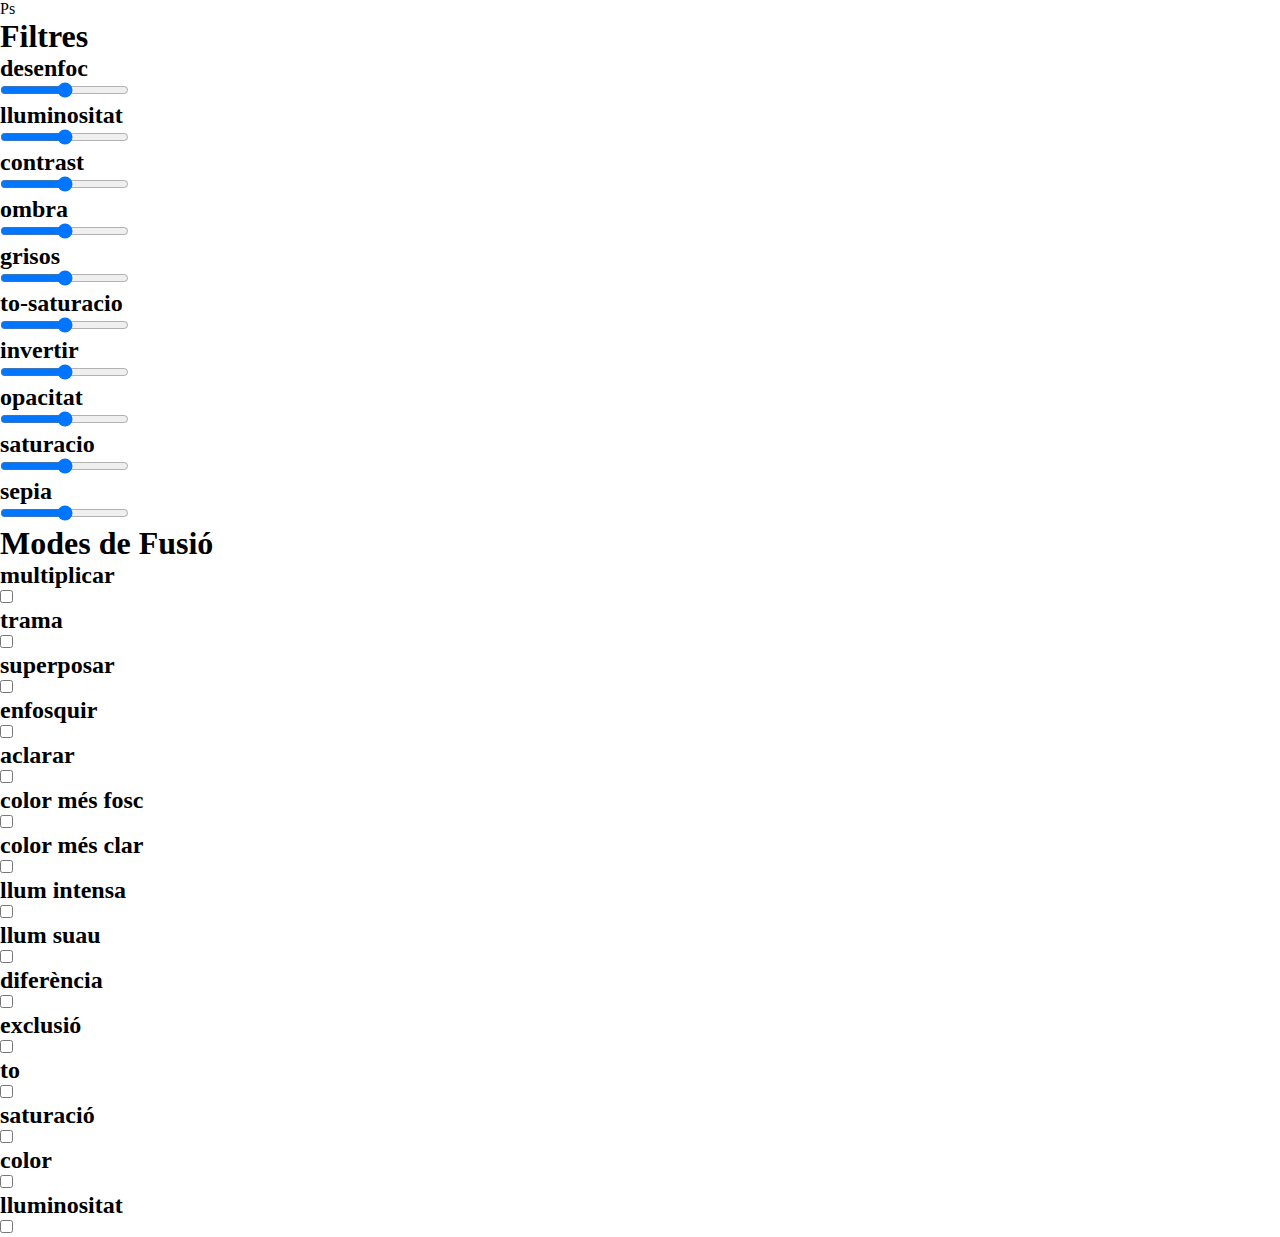
<file: MP08UF2002_aguilarA_photoshop/index.html>
<!DOCTYPE html>
<html lang="en">
<head>
    <meta charset="UTF-8">
    <meta name="viewport" content="width=device-width, initial-scale=1.0">
    <title>Fruit</title>
    <link rel="stylesheet" href="css/style.css">
</head>
<body>
    <div class="logo">Ps</div>
    <div class="filtres">
        <h1>Filtres</h1>

        <div class="fil desenfoc">
            <h2>desenfoc</h2>
            <div class="imatge"></div>
            <input type="range">
        </div>
        <div class="fil lluminositat">
            <h2>lluminositat</h2>
            <div class="imatge"></div>
            <input type="range">
        </div>
        <div class="fil contrast">
            <h2>contrast</h2>
            <div class="imatge"></div>
            <input type="range">
        </div>
        <div class="fil ombra">
            <h2>ombra</h2>
            <div class="imatge"></div>
            <input type="range">
        </div>
        <div class="fil grisos">
            <h2>grisos</h2>
            <div class="imatge"></div>
            <input type="range"></div>
        <div class="fil to-saturacio">
            <h2>to-saturacio</h2>
            <div class="imatge"></div>
            <input type="range">
        </div>
        <div class="fil invertir">
            <h2>invertir</h2>
            <div class="imatge"></div>
            <input type="range">
        </div>
        <div class="fil opacitat">
            <h2>opacitat</h2>
            <div class="imatge"></div>
            <input type="range">
        </div>
        <div class="fil saturacio">
            <h2>saturacio</h2>
            <div class="imatge"></div>
            <input type="range">
        </div>
        <div class="fil sepia">
            <h2>sepia</h2>
            <div class="imatge"></div>
            <input type="range">
        </div> 
    </div>  

    <div class="fusions">
        <h1>Modes de Fusió</h1>
        <div class="fil multiplicar">
            <h2>multiplicar</h2>
            <div class="imatge">
                <div class="superposada"></div>
            </div>
            <input type="checkbox">
        </div> 
        <div class="fil trama">
            <h2>trama</h2>
            <div class="imatge">
                <div class="superposada"></div>
            </div>
            <input type="checkbox">
        </div> 
        <div class="fil superposar">
            <h2>superposar</h2>
            <div class="imatge">
                <div class="superposada"></div>
            </div>
            <input type="checkbox">
        </div> 
        <div class="fil enfosquir">
            <h2>enfosquir</h2>
            <div class="imatge">
                <div class="superposada"></div>
            </div>
            <input type="checkbox">
        </div> 


        <div class="fil aclarar">
            <h2>aclarar</h2>
            <div class="imatge">
                <div class="superposada"></div>
            </div>
            <input type="checkbox">
        </div> 


        <div class="fil colormesfosc">
            <h2>color més fosc</h2>
            <div class="imatge">
                <div class="superposada"></div>
            </div>
            <input type="checkbox">
        </div> 


        <div class="fil colormesclar">
            <h2>color més clar </h2>
            <div class="imatge">
                <div class="superposada"></div>
            </div>
            <input type="checkbox">
        </div> 


        <div class="fil llumintensa">
            <h2>llum intensa</h2>
            <div class="imatge">
                <div class="superposada"></div>
            </div>
            <input type="checkbox">
        </div> 


        <div class="fil llumsuau">
            <h2>llum suau</h2>
            <div class="imatge">
                <div class="superposada"></div>
            </div>
            <input type="checkbox">
        </div> 


        <div class="fil diferencia">
            <h2>diferència</h2>
            <div class="imatge">
                <div class="superposada"></div>
            </div>
            <input type="checkbox">
        </div> 


        <div class="fil exclusio">
            <h2>exclusió</h2>
            <div class="imatge">
                <div class="superposada"></div>
            </div>
            <input type="checkbox">
        </div> 


        <div class="fil to">
            <h2>to</h2>
            <div class="imatge">
                <div class="superposada"></div>
            </div>
            <input type="checkbox">
        </div> 


        <div class="fil saturacio">
            <h2>saturació</h2>
            <div class="imatge">
                <div class="superposada"></div>
            </div>
            <input type="checkbox">
        </div> 


        <div class="fil color">
            <h2>color</h2>
            <div class="imatge">
                <div class="superposada"></div>
            </div>
            <input type="checkbox">
        </div> 


        <div class="fil lluminositat">
            <h2>lluminositat</h2>
            <div class="imatge">
                <div class="superposada"></div>
            </div>
            <input type="checkbox">
        </div> 


        
    </div>
</body>
</html>
</html>
</file>
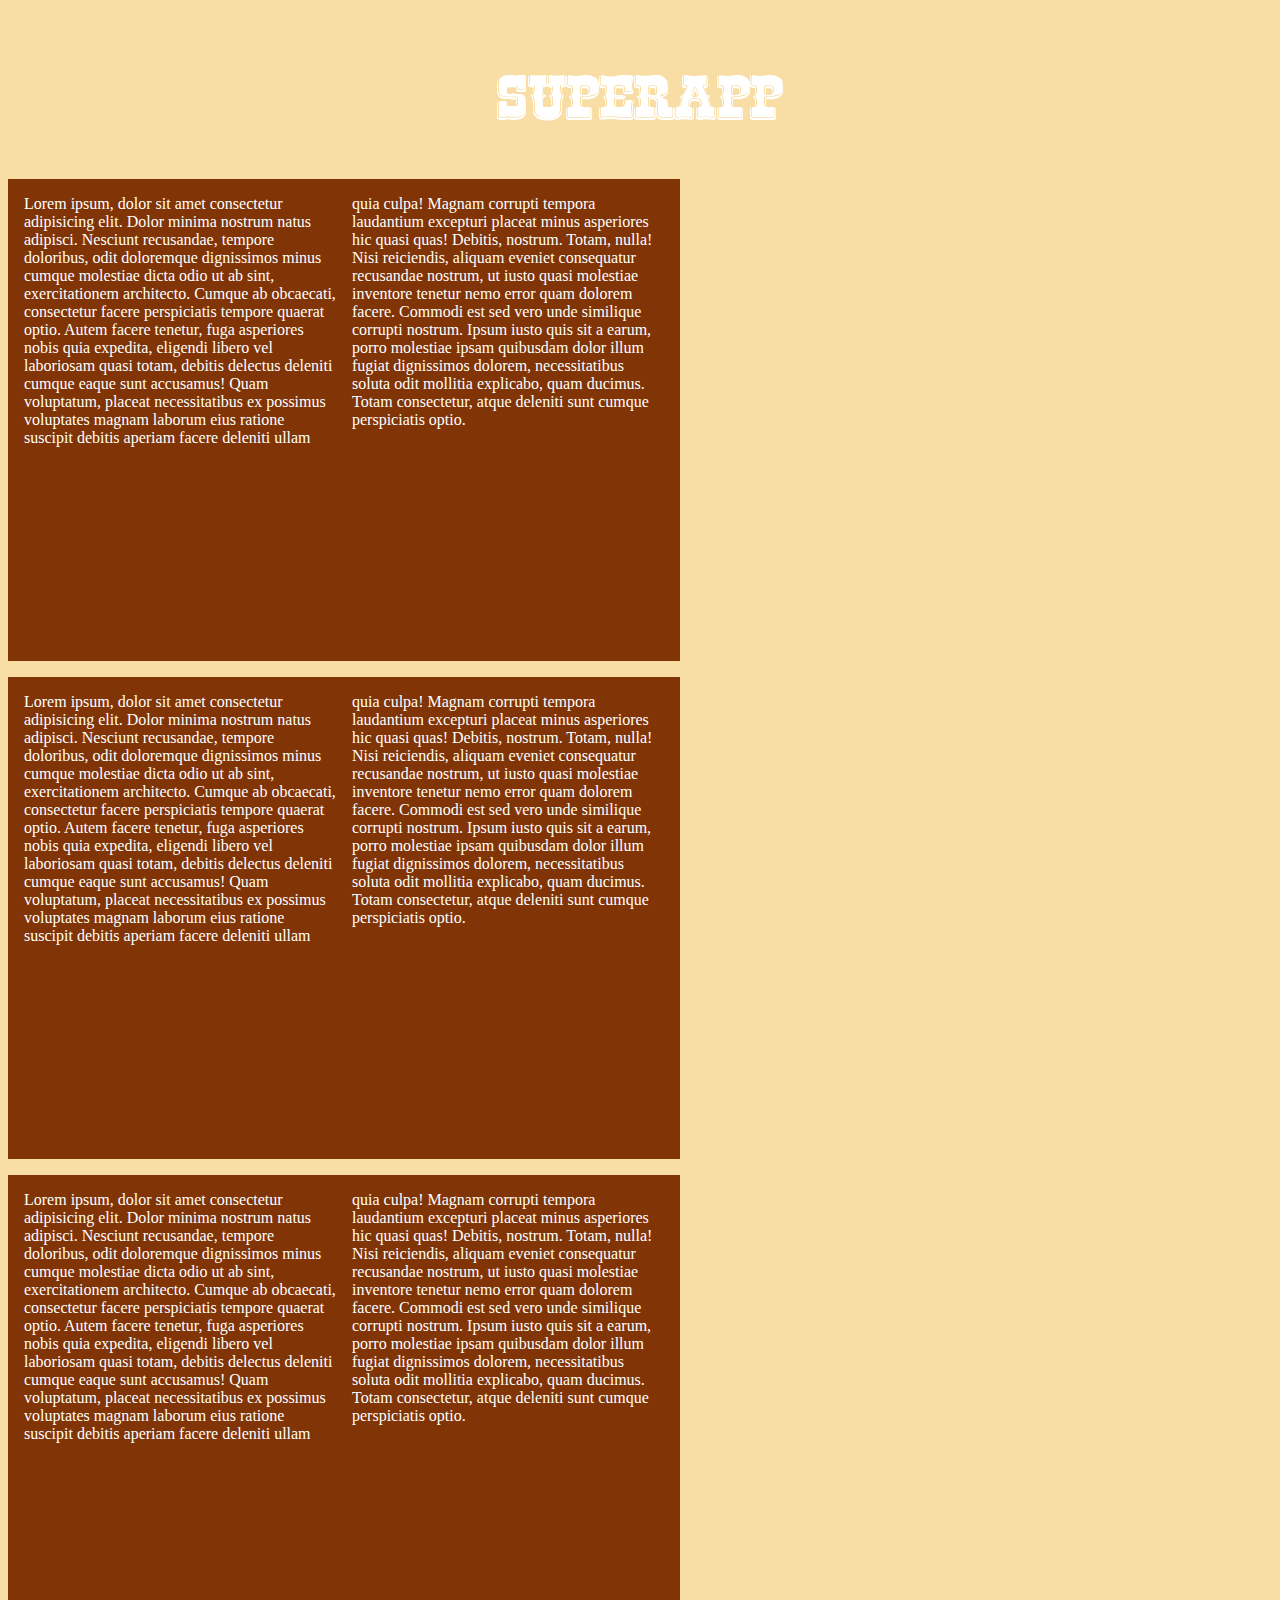
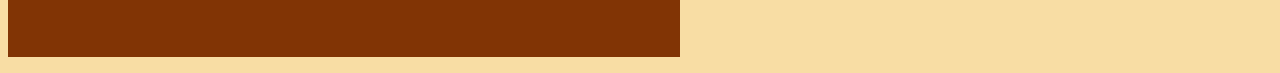
<file: MP08UF2003_aguilarA_responsive/index.html>
<!DOCTYPE html>
<html lang="en">
<head>
    <meta charset="UTF-8">
    <meta name="viewport" content="width=device-width, initial-scale=1.0">
    <link rel="preload" href="fonts/RioGrande/RioGrande-Bold.woff2" as="font" type="font/woff2" crossorigin>
    <link rel="stylesheet" href="css/style.css">
    <link rel="icon" type="image/x-icon" href="img/favicon.ico">
    <title>Responsive App </title>
</head>
<body>
    <div class="progres"></div>
    
    <h1>SuperAPP</h1>

    <p>Lorem ipsum, dolor sit amet consectetur adipisicing elit. Dolor minima nostrum natus adipisci. Nesciunt recusandae, tempore doloribus, odit doloremque dignissimos minus cumque molestiae dicta odio ut ab sint, exercitationem architecto.
    Cumque ab obcaecati, consectetur facere perspiciatis tempore quaerat optio. Autem facere tenetur, fuga asperiores nobis quia expedita, eligendi libero vel laboriosam quasi totam, debitis delectus deleniti cumque eaque sunt accusamus!
    Quam voluptatum, placeat necessitatibus ex possimus voluptates magnam laborum eius ratione suscipit debitis aperiam facere deleniti ullam quia culpa! Magnam corrupti tempora laudantium excepturi placeat minus asperiores hic quasi quas!
    Debitis, nostrum. Totam, nulla! Nisi reiciendis, aliquam eveniet consequatur recusandae nostrum, ut iusto quasi molestiae inventore tenetur nemo error quam dolorem facere. Commodi est sed vero unde similique corrupti nostrum.
    Ipsum iusto quis sit a earum, porro molestiae ipsam quibusdam dolor illum fugiat dignissimos dolorem, necessitatibus soluta odit mollitia explicabo, quam ducimus. Totam consectetur, atque deleniti sunt cumque perspiciatis optio.</p>

    <p>Lorem ipsum, dolor sit amet consectetur adipisicing elit. Dolor minima nostrum natus adipisci. Nesciunt recusandae, tempore doloribus, odit doloremque dignissimos minus cumque molestiae dicta odio ut ab sint, exercitationem architecto.
    Cumque ab obcaecati, consectetur facere perspiciatis tempore quaerat optio. Autem facere tenetur, fuga asperiores nobis quia expedita, eligendi libero vel laboriosam quasi totam, debitis delectus deleniti cumque eaque sunt accusamus!
    Quam voluptatum, placeat necessitatibus ex possimus voluptates magnam laborum eius ratione suscipit debitis aperiam facere deleniti ullam quia culpa! Magnam corrupti tempora laudantium excepturi placeat minus asperiores hic quasi quas!
    Debitis, nostrum. Totam, nulla! Nisi reiciendis, aliquam eveniet consequatur recusandae nostrum, ut iusto quasi molestiae inventore tenetur nemo error quam dolorem facere. Commodi est sed vero unde similique corrupti nostrum.
    Ipsum iusto quis sit a earum, porro molestiae ipsam quibusdam dolor illum fugiat dignissimos dolorem, necessitatibus soluta odit mollitia explicabo, quam ducimus. Totam consectetur, atque deleniti sunt cumque perspiciatis optio.</p>

    <p>Lorem ipsum, dolor sit amet consectetur adipisicing elit. Dolor minima nostrum natus adipisci. Nesciunt recusandae, tempore doloribus, odit doloremque dignissimos minus cumque molestiae dicta odio ut ab sint, exercitationem architecto.
    Cumque ab obcaecati, consectetur facere perspiciatis tempore quaerat optio. Autem facere tenetur, fuga asperiores nobis quia expedita, eligendi libero vel laboriosam quasi totam, debitis delectus deleniti cumque eaque sunt accusamus!
    Quam voluptatum, placeat necessitatibus ex possimus voluptates magnam laborum eius ratione suscipit debitis aperiam facere deleniti ullam quia culpa! Magnam corrupti tempora laudantium excepturi placeat minus asperiores hic quasi quas!
    Debitis, nostrum. Totam, nulla! Nisi reiciendis, aliquam eveniet consequatur recusandae nostrum, ut iusto quasi molestiae inventore tenetur nemo error quam dolorem facere. Commodi est sed vero unde similique corrupti nostrum.
    Ipsum iusto quis sit a earum, porro molestiae ipsam quibusdam dolor illum fugiat dignissimos dolorem, necessitatibus soluta odit mollitia explicabo, quam ducimus. Totam consectetur, atque deleniti sunt cumque perspiciatis optio.</p>

   
</body>
</html>
</file>
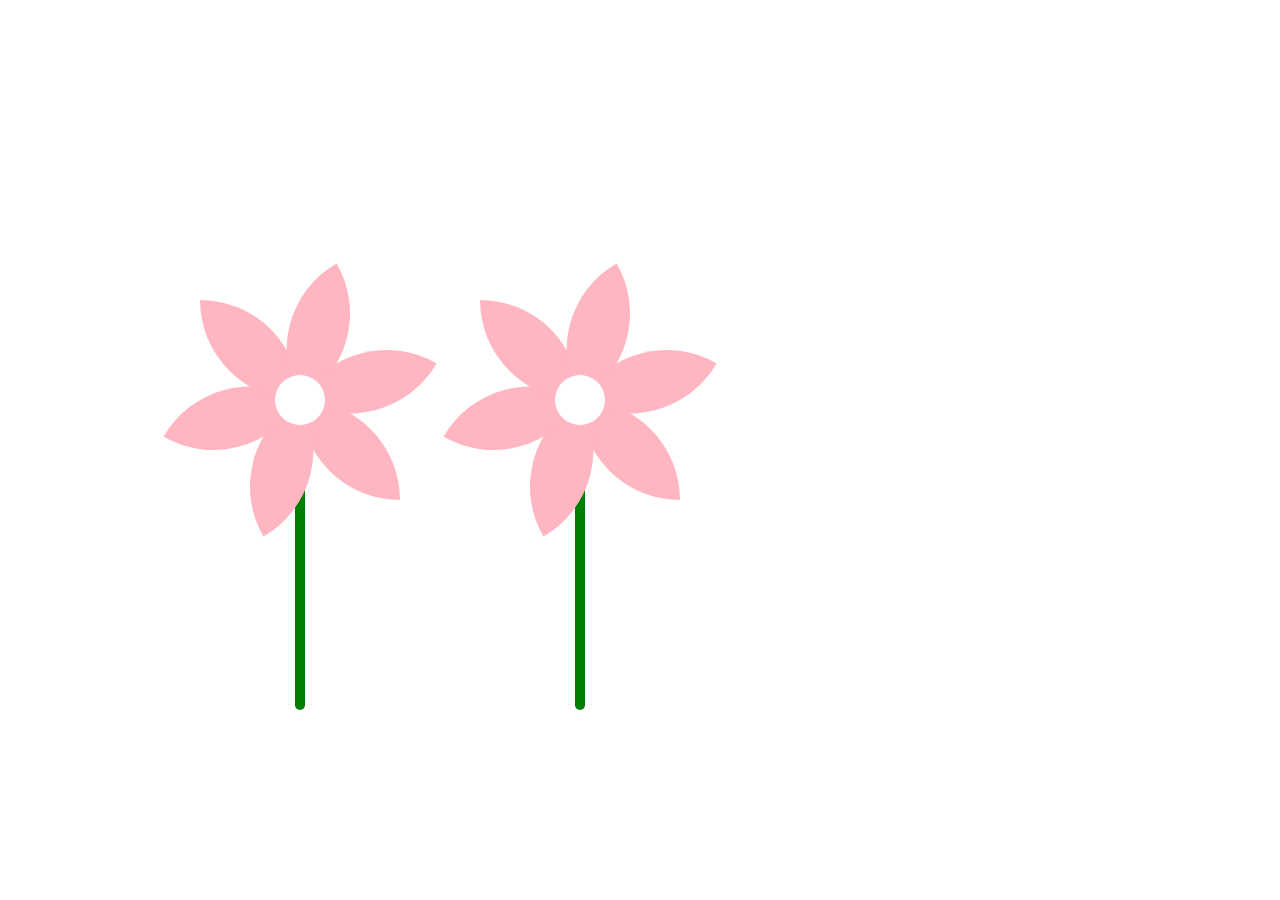
<file: MP09UF1008_aaguilarA_floreta/index.html>
<!DOCTYPE html>
<html lang="en">
<head>
    <meta charset="UTF-8">
    <meta name="viewport" content="width=device-width, initial-scale=1.0">
    <title>Flureta</title>
    <link rel="stylesheet" href="css/style.css"> 
</head>
<body>
    <div class="flor">
        <div class="palito" ></div>
        <div class="petal primer"></div>
        <div class="petal segon"></div>
        <div class="petal tercer"></div>
        <div class="petal quart"></div>
        <div class="petal cinque"></div>
        <div class="petal sise"></div>
        <div class="cor" ></div>
    </div>
    <div class="flor">
        <div class="palito" ></div>
        <div class="petal primer"></div>
        <div class="petal segon"></div>
        <div class="petal tercer"></div>
        <div class="petal quart"></div>
        <div class="petal cinque"></div>
        <div class="petal sise"></div>
        <div class="cor" ></div>
    </div>
</body>
</html>
</file>
<file: MP08_UF1_E01_Examen_AguilarA/style.css>
/* Fonts i colors generals */
body {
    font-family: Helvetica, Sans-serif;
    background-color: #222;
    color: #FFF;
    margin: 0;
    padding: 0;
}

/* Barra superior */
.barra {
    display: flex;
    justify-content: space-between;
    align-items: center;
    background-color: rgba(34, 34, 34, 0.5);
    padding: 5px 20px;
    height: 50px;
    position: fixed;
    width: 100%;
}

.logo {
    font-size: 18px;
}

nav a {
    color: #CCC;
    margin: 0 5px;
    text-decoration: none;
}

nav a:hover {
    color: #FFF;
    border-bottom: 2px solid #FFF;
}

.socials a {
    color: #CCC;
    margin-left: 10px;
    text-decoration: none;
}

/* Contenidor principal */
main {
    margin-top: 60px; /* Per evitar que el contingut s’amagui sota la barra */
    padding: 20px;
}

/* Seccions */
.seccio {
    margin-bottom: 40px;
}

.seccio h2 {
    color: #FFF;
    font-size: 22px;
    margin-bottom: 20px;
}

.fitxa {
    width: 175px;
    margin: 0 10px 20px 0;
    padding: 10px;
    border-radius: 5px;
    background-color: #333;
    color: #CCC;
    font-size: 14px;
    display: inline-block;
}

.fitxa:hover {
    opacity: 0.5;
}

/* Contingut vist en escala de grisos */
.vist {
    -webkit-filter: grayscale(100%);
    -moz-filter: grayscale(100%);
    filter: grayscale(100%);
}
</file>
<file: MP08UF1005_aguilarA_escacs/index.css>
.taulell{
            width: 800px;
            height: 800px;
            padding: 15px;
            background-color: blue;
            margin: auto;
            box-shadow: 10px 10px 35px red;
        }
        .contenidor{
            height: 100px;
            background: ivory;
            width: 800px;
            padding: 0px;
            margin: 0 auto;
        }
        .casella{
            width: 100px;
            height: 100px;
            background-color: white;
            background-image: linear-gradient(45deg,ivory,yellow);
            float: left;
        }

        .contenidor:nth-child(2n-1) .casella:nth-child(2n){
            background-color: black;
            background-image: linear-gradient(grey,black);
        }
        .contenidor:nth-child(2n) .casella:nth-child(2n-1){
            background-color: black;
            background-image: linear-gradient(grey,black);
        }
        .contenidor:nth-child(8) .fitxa:hover{
            position: relative;
            bottom: 200px;
            transition: 1s;
        }
        .contenidor:nth-child(7) .fitxa:hover{
            position: relative;
            bottom: 100px;
            transition: 1s;
        }
         .contenidor:nth-child(2) .fitxa:hover{
            position: relative;
            top: 100px;
            transition: 1s;
        }
        .contenidor:nth-child(1) .fitxa:hover{
            position: relative;
            top: 200px;
            
        }
        .fitxa{
            background-color: grey;
            width: 80px;
            height: 80px;
            border-radius: 40px;
            margin: 10px;
            box-shadow: inset 4px 4px 32px grey  ;
        }
        
      

        .contenidor:nth-child(1) .fitxa, .contenidor:nth-child(2) .fitxa {
            background-color: yellow;
            background-image: linear-gradient(yellow, blue, red);
            
        }
        .contenidor:nth-child(7) .fitxa, .contenidor:nth-child(8) .fitxa {
            background-color: brown;
            background-image: radial-gradient(	WhiteSmoke,Beige);
        }
</file>
<file: MP08UF1006_AguilarA_watchmen/font.css>
html{
    height: 100%;
}



body {
    background-image: linear-gradient(
      50deg,
      hsl(240deg 100% 50%) 0%,
      hsl(347deg 100% 48%) 19%,
      hsl(309deg 95% 31%) 39%,
      hsl(309deg 97% 32%) 60%,
      hsl(344deg 100% 50%) 80%,
      hsl(237deg 85% 58%) 100%
    );
  }
img{
    width: 10%;
}
</file>
<file: MP08UF1006_AguilarA_watchmen/print.css>
html{
    height: 100%;
}

body{
    background-color:white;
}

img{
    width: 10%;
}  
img:nth-child(1){
    position: absolute;
    left: 19mm;
    top: 7mm;
    height:90mm;
    width: 57mm;
}
img:nth-child(2){
    position: absolute;
    left: 78mm;
    top: 7mm;
    height:90mm;
    width: 57mm;
}
img:nth-child(3){
    position: absolute;
    left: 136mm;
    top: 7mm;
    height:90mm;
    width: 57mm;
}
img:nth-child(4){
    position: absolute;
    left: 19mm;
    top: 100mm;
    height:90mm;
    width: 57mm;
}
img:nth-child(5){
    position: absolute;
    left: 78mm;
    top: 100mm;
    height:90mm;
    width: 57mm;
}
img:nth-child(6){
    position: absolute;
    left: 136mm;
    top: 100mm;
    height:90mm;
    width: 57mm;
}
img:nth-child(7){
    position: absolute;
    left: 19mm;
    top: 193mm;
    height:90mm;
    width: 57mm;
}
img:nth-child(8){
    position: absolute;
    left: 77mm;
    top: 193mm;
    height:90mm;
    width: 57mm;
}
img:nth-child(9){
    position: absolute;
    left: 136mm;
    top: 193mm;
    height:90mm;
    width: 57mm;
}
</file>
<file: MP08UF1007_aguilarA_instagram/css/style.css>
body {
    font-family: Arial, Helvetica, sans-serif;
}

header {
    height: 166px;
}

nav{
    height: 180px;

}



.contenidor {
    width: 1716px;
    margin: 0 auto;
    overflow: hidden;
    text-align: center;
}
.entrada{
    width: 536px;
    height: 620px;
    margin: 18px;

    float: left;
    text-align: center;
}
.img {
    width:536px;
    height: 536px;
}

.reaccions {
    background: white;
    height: 84px;
    overflow: hidden;
}
.cercle{
    height: 80px;
    width: 80px; 
    border-radius: 50%;
    background-color: blue;
    display: inline-block;
    margin: 28px;
    padding: 10px;
    border: solid 5px white;
    box-shadow: 0px 0px 20px blue;
    background-image: url(../img/anuel\ .jpeg);
    background-size: 115%;
    background-repeat: no-repeat;
    float: left;
}
.cercle:first-child::after {
    content: "+";
    background-color: red;
    width: 30px;
    height: 30px;
    display: block;
    border-radius: 50%;
    color: white;
    font-size: 30px;
    border: solid 5px white;
    position: relative;
    top: 60px;
    left: 65px;
}

.cercle:hover {
    opacity: 80%;
}

.fotoautor{
    width: 35px;
    height: 35px;
    border-radius: 50%;
    background-size: 100%;
    background-repeat: no-repeat;
    background-image: url(../img/anuel\ .jpeg);
    padding: 10px;
    margin: 10px;
    border: solid 5px white;
    box-shadow: 0px 0px 10px blue;
    float: left;
}

.autor {
    width: 268px;
    height: 40px;
    line-height: 40px;
    font-weight: 200;
    font-size: 22px;
}

.moment {
    width:268px;
    color: gainsboro;
    font-size: 20px;
}

.esquerre {
    width: 40%;
    margin: 0;
    background: white;
    float: left;
    overflow: hidden;
}

.dreta {
    width: 60%;
    margin: 0;
    float: right;

}

.comentari{
    width: 180px;
    height: 40px;;
    line-height: 40px;
    font-size: 22px;
    font-weight: 700;
    float: left;
}

.like{
    height: 40px;
    width: 40px;
    background-color: white;
    float: left;
}

.mes{
    height: 30px;
    width: 30px;
    float: left;
    line-height: 30px ;
}
/*_________elements header___________*/

.home {
    width: 208px;
    height: 39px;
    background-size: auto ;
    background-repeat: no-repeat ;
    background-image: url(../img/ifpagram_01.jpg);
    display: inline-block;
    margin: 50px 0 0;
}

.menu{
    width: 320px;
    height: 32px;
    margin: 50px 450px 0 450px;
    display: inline-block;
    padding: 0;
}


.menu li{
    width: 32px;
    height: 32px;
    margin: 3px 8px;
    display: inline-block;
    background-image: url(../img/ifpagram_02.jpg);
}
.menu .inici{
  
    background-position: -6px -1px;
}
.menu .cerca{
    background-position: -94px -2px ;

}
.menu .rels{
    background-position: -178px -2px ;
  
}

.menu .favorit{
    background-position: -262px -2px ;
   
}
.perfil{
    width: 208px;
    height: 32px ;
    margin:  50px 0 0px;
    background-color: red;
    display: inline-block;
}
</file>
<file: MP08UF1009_aguilarA_cara/style.css>
*{
    padding: 0;
    position: ;
    margin: 0 auto;
}
.cap {
    width: 435px;
    height: 600px;
    background-color: #D8AF97;
    margin: 0 auto;
    border-radius: 250px 255px 500px 500px / 250px 250px 400px 400px;
    box-shadow: inset 0px 100px 0px #000000;
    border-color: black;
}

.cabellfront {
    background:black;
    width: 415px;
    height: 105px;
    top: 50px;
    right: 10px;
    position: absolute;
    border-radius: 105px 105px 5px 5px / 200px 250px 250px 250px;
    
}

/*cejas*/

.celles{

}



/* Ojos */
.ulls {
    position: absolute;
    top: 200px;
    width: 100%;
    left: 50px;
}

.esquerra, .dreta{
    width: 20px;
    height: 40px;
    background-color:white ;
    border-radius: 50%;
    box-shadow: 0px 0px 5px rgba(0, 0, 0, 0.3);
    padding: 10px 60px;
    left: 45px;
    top: 5px;
    float: left;
    margin: 15px;
} 

.iris {
    width: 30px;
    height: 30px;
    background-color: maroon;
    border-radius: 50%;
    top:auto;
    right: 4px;
    
}

.pupila {
    width: 20px;
    height: 20px;
    background-color: black;
    border-radius: 50%;
    margin: 4px;
    top: 5px;
}
/*nariz*/
.nas {

    width: 70px;
    height: 40px;
    border-radius: 50%;
    background: rgb(239, 199, 151);
    box-shadow: 0 1px black;
    position: absolute;
    top: 340px;
    left: 185px;
  }
  .nas2{
    width: 70px;
    height: 20px;
    background-color: rgb(239, 199, 151);
    border-radius: 50% ;
    left: 60px;
  }




/*boca*/
.boca{
    width: 200px ;
    height: 30px ;
    background: red;
    border-radius:  0% 0% 100% 100%;
    box-shadow: 0px 5px 5px rgba(0, 0, 0, 0.3);
    top: 400px;
    margin-top: 50px;
    position: absolute;
    left: 117.5px;
}
.oreja{
    width: 70px;
    height: 150px;
    background: #D8AF97;
    border-radius: 50%;
    position: absolute;
    transform: rotate(-10deg);
    top: 250px;
    left: 270px;
}
.oreja2{
    width: 70px;
    height: 150px;
    background: #D8AF97;
    border-radius: 50%;
    position: absolute;
    transform: rotate(10deg);
    top: 250px;
    left: 715px;
}

#aaguilar{
    transform: scale(100%);
}
</file>
<file: MP08UF2002_aaguilar_photoshop/css/style.css>
* {
    margin: 0;
    padding: 0;
    position: relative;
}

.logo {
    width: 200px;
    height: 200px;
    background-color: rgb(1, 1, 88);
    color: rgb(72, 149, 242);
    font-size: 150px;
    font-family: Arial, Helvetica, sans-serif;
    border-radius: 30px;
    text-align: center;
    margin: 50px auto;
    line-height: center;
    line-height: 200px;
    font-weight: 900;
}

.fil {
    width: 150px;
    height: 200px;
    margin: 10px;
    float: left;
}

.filtres, .fusions {
    width: 850px;
    margin: 0 auto;
    overflow: hidden;
}

h1 {
    text-align: center;
    font-family: Lucida;
    margin: 40px 0px 0px 0px;
    background-color: grey;
}

h2{
    text-align: center;
    font-family: 'Lucida Sans', 'Lucida Sans Regular', 'Lucida Grande', 'Lucida Sans Unicode', Geneva, Verdana, sans-serif;
    font-size: 16px;
}

.imatge {
    width: 130px;
    height: 150px;
    background-image: url(../img/maracuya.png);
    background-size: 100%;
    background-repeat: no-repeat;
    background-position: center;
    margin: auto;
}

.superposada {
    width: 130px;
    height: 150px;
    background-image: url(../img/fresa.png);
    background-size: 100%;
    background-repeat: no-repeat;
    background-position: center;
    margin: auto;
}

input {
    width: 150px;
    margin: 0 auto;
}

/* ------- filtres -------*/

.desenfoc .imatge {
    filter: blur(5px);
}

.lluminositat .imatge {
    filter: brightness(2);
}

.contrast .imatge {
    filter: contrast(200%);
}

.ombra .imatge {
    filter: drop-shadow(10px 5px 5px green);
}

.grisos .imatge {
    filter: grayscale(80%);
}

.to-saturacio .imatge {
    filter: hue-rotate(90deg);
}

.invertir .imatge {
    filter: invert(75%);
}

.opacitat .imatge{
    filter: opacity(60%);
}

.saturacio .imatge{
    filter:saturate(100%);
}

.sepia .imatge{
    filter:sepia(60%);
}

/* ------- fusions -------*/

.multiplicar .superposada{
    mix-blend-mode:multiply;
}

.trama .superposada{
    mix-blend-mode: screen;
}

.superpsar .superposada{
    mix-blend-mode:overlay;
}

.enfosquir .superposada{
    mix-blend-mode: darken;
}

.aclarar .superposada{
    mix-blend-mode:lighten;
}

.colormesfosc .superposada{
    mix-blend-mode:color-burn;
}

.colormesclar .superposada{
    mix-blend-mode: color-dodge;
}

.llumintensa .superposada{
    mix-blend-mode: hard-light;
}

.llumsuau .superposada{
    mix-blend-mode: soft-light;
}

.diferencia .superposada{
    mix-blend-mode: difference;
}

.exclusio .superposada{
    mix-blend-mode: exclusion;
}

.to .superposada{
    mix-blend-mode: hue;
}

.saturacio .superposada{
    mix-blend-mode: saturation;
}

.color .superposada{
    mix-blend-mode: color;
}

.brillantor .superposada{
    mix-blend-mode: luminosity;
}

/* -----tirador ----*/

input {
    width: 150px;
    margin: 0 auto;
}

input[type=range] {
    -webkit-appearance: none;
    background: transparent;
}

input[type=range]::-webkit-slider-thumb{
    -webkit-appearance: none;
    border:1px solid black;
    height: 16px;
    width: 16px;
    border-radius: 50%;
    background: linear-gradient(red, black);
    box-shadow: 1px 1px 1px grey;
    margin-top: -4px;
}

input[type=range]::-webkit-slider-runnable-track {
    width: 100%;
    height: 8px;
    cursor: pointer;
    background: grey;
    box-shadow: inset 1px 1px 1px black;
    border-radius: 4px;
}


input[type=checkbox] {
    -webkit-appearance: none;
    width: 20px;
    height:12px; 
    border: 1px solid black;
    margin: 0 auto;
    background: white;
    border-radius: 6px;
}

input[type=checkbox]:before {
    content:"";
    display: block;
    width: 10px;
    height: 10px;
    background: linear-gradient(red, black);
    border-radius: 50%;

}


input[type=checkbox]:checked:before {
    position: relative;
    left: 8px;
}
</file>
<file: MP08UF2002_aguilarA_photoshop/css/style.css>
* {
    margin: 0;
    padding: 0;
}

html, body{
    height: 100%;
}

.pagina{
    position: relative;
    height: 100%;
}

.p1{
    background: yellow;
}
.p2{
    background: red;
}
.p3{
    background: blue;
}

.p2 ul{
    width: 960px;
    margin: 0 auto;
    padding-top: 50px;
}

.p2 li {
    width: 200px;
    height: 200px;
    background: darkblue;
    display: inline-block;
    margin: 20px;
    text-align: center;
    font-size: 20px;
    color: white;
    line-height: 200px;
    border-radius: 50px;
    float: left;
    font-family:Arial, Helvetica, sans-serif;
} 

.p1 li:hover {
    background: lightblue;
    color: black;
    scale: 115%;
    transition: 1s;
    animation: 1s rebotar linear 3;
}   

@keyframes rebotar {
    0%{
        transform: translateY(0px);
    }

    25%{
        transform: translateY(10px);
    }

    50%{
        transform: translateY(0px);
    }

    75%{
        transform: translateY(10px);
    }

    100%{
        transform: translateY(0px);
    }
}
</file>
<file: MP08UF2003_aguilarA_responsive/css/style.css>
:root{
    --colorT: white;
    --color0: #813405;
    --color1: #d45113;
    --color2: #F9A03F;
    --color3: #f8dda4;
    --colorb:limegreen;
}

@font-face {
    font-family: 'Rio Grande';
    src: url(../fonts/RioGrande/RioGrande-Bold.eot);
    src: url('../fonts/RioGrande/RioGrande-Bold.eot?#iefix') format('embedded-opentype'),
        url('../fonts/RioGrande/RioGrande-Bold.woff2') format('woff2'),
        url('../fonts/RioGrande/RioGrande-Bold.woff') format('woff'),
        url('../fonts/RioGrande/RioGrande-Bold.ttf') format('truetype'),
        url('../fonts/RioGrande/RioGrande-Bold.svg#RioGrande-Bold') format('svg');
    font-weight: bold;
    font-style: normal;
    font-display: swap;
}


h1{
    padding-top:20px ;
    text-align: center;
    font-family: 'Rio Grande';
    font-weight: bold;
    font-style: normal;
    color: var(--colorT);
}
p{
    padding: 1rem;
    background: var(--color0);  
    cursor: zoom-in;
    color: var(--colorT);
    overflow: hidden;
    width: 50vw;
    height: 50vh;
}

.progres{
    height: 10px;
    width: 50vw;
    position: fixed;
    top: 0;
    left: 0;
    right: 0;
    background-color:var(--colorb)  ;
    scale: 0 1 ;
    animation: analitzador linear;
             -o-animation-timeline:scroll();
                    -moz-animation-timeline:scroll() ;
                        -webkit-animation-timeline: ;
    animation-timeline: scroll();
    transform-origin:left ;
}

@keyframes analitzador{
    to {
        scale: 1 1;
    }
}

@media screen and (max-width: 480px){
    /*aqui va el disseny smartphone*/

    body{
        background: var(--color1);
    }

    h1{
        font-size: 1rem;
    }
}


@media screen and (min-width: 481px) and (max-width: 1279px){
    
    /*aqui va el disseny tablet*/
    
    body{
        background: var(--color2);
    }
    h1{
        font-size: 2rem;
    }
}



@media screen and (min-width: 1280px) {

    /*aqui va el disseny ordinador*/
    
    body{
        background:var(--color3);
    }

    h1{
        font-size: 4rem;
    }

    p{
    columns: 2;  
    }
}
</file>
<file: MP09UF1008_aaguilarA_floreta/css/style.css>
.petal {
    width: 100px;
    height: 100px;
    background: lightpink;
    border-radius: 0px 100px;
    position: absolute;
    top: 100px;
    left: 100px;
    transform-origin: top left;
}

.primer {
    transform: rotate(0deg);
}

.segon {
    transform: rotate(60deg);
}

.tercer{
    transform: rotate(120deg);
}

.quart{
    transform: rotate(180deg);
}

.cinque{
    transform: rotate(240deg);
}

.sise{
    transform: rotate(300deg);
}

.flor{
    background: transparent;
    width: 200px;
    height: 200px;
    position: absolute;
}

.flor:hover{
    animation: girasol 1s infinite linear;
}
.flor:first-child{
    top: 300px;
    left: 200px;
}

.flor:last-child{
    top: 300px;
    right: 600px;
}

.cor{
    width: 50px;
    height: 50px;
    background: white;
    border-radius: 50px;
    position: absolute; 
    top: 75px;
    left: 75px;
}

@keyframes girasol {
    0% {
        transform: rotate(0deg);
    }

    100% {
        transform: rotate(360deg);
    }
}

.palito{
    width: 10px;
    height: 300px;
    background: green;
    border-radius: 50px;
    position: absolute; 
    top: 110px;
    left: 95px;
    position:bottom;
}
</file>
